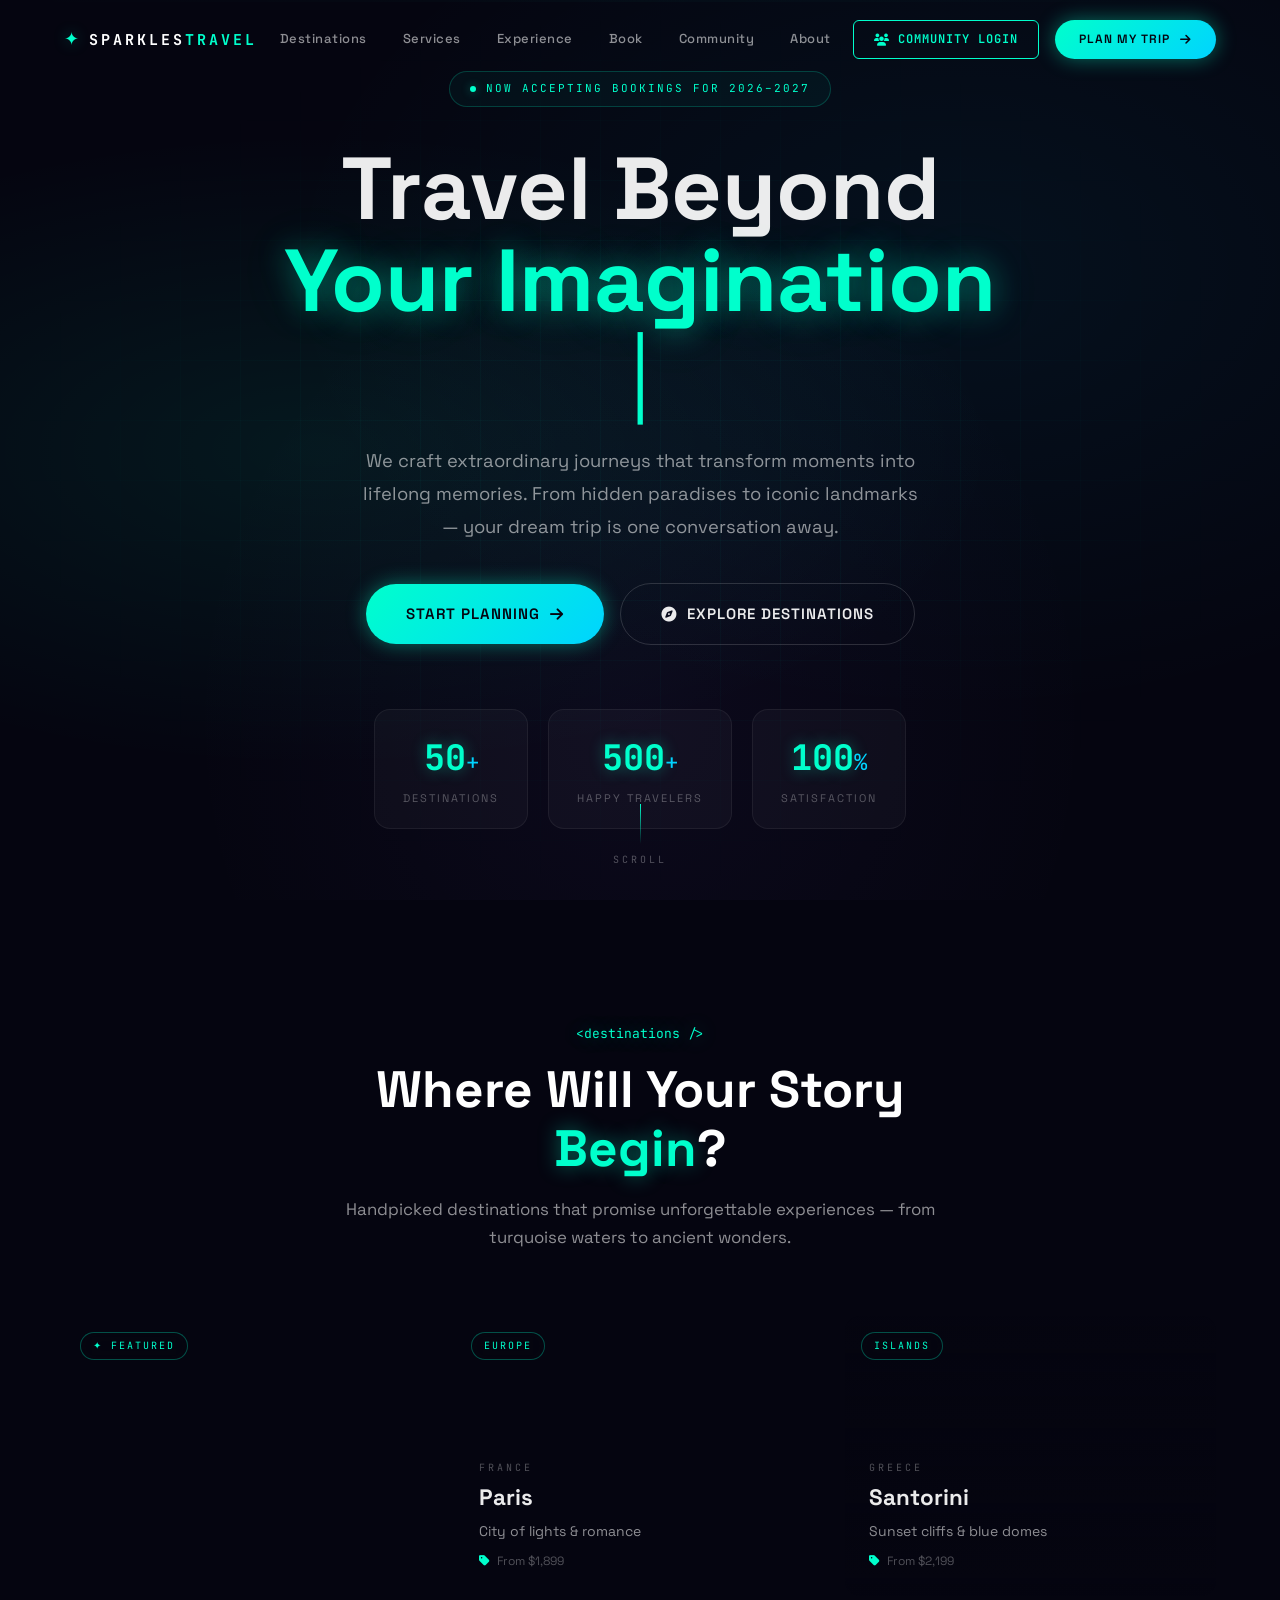
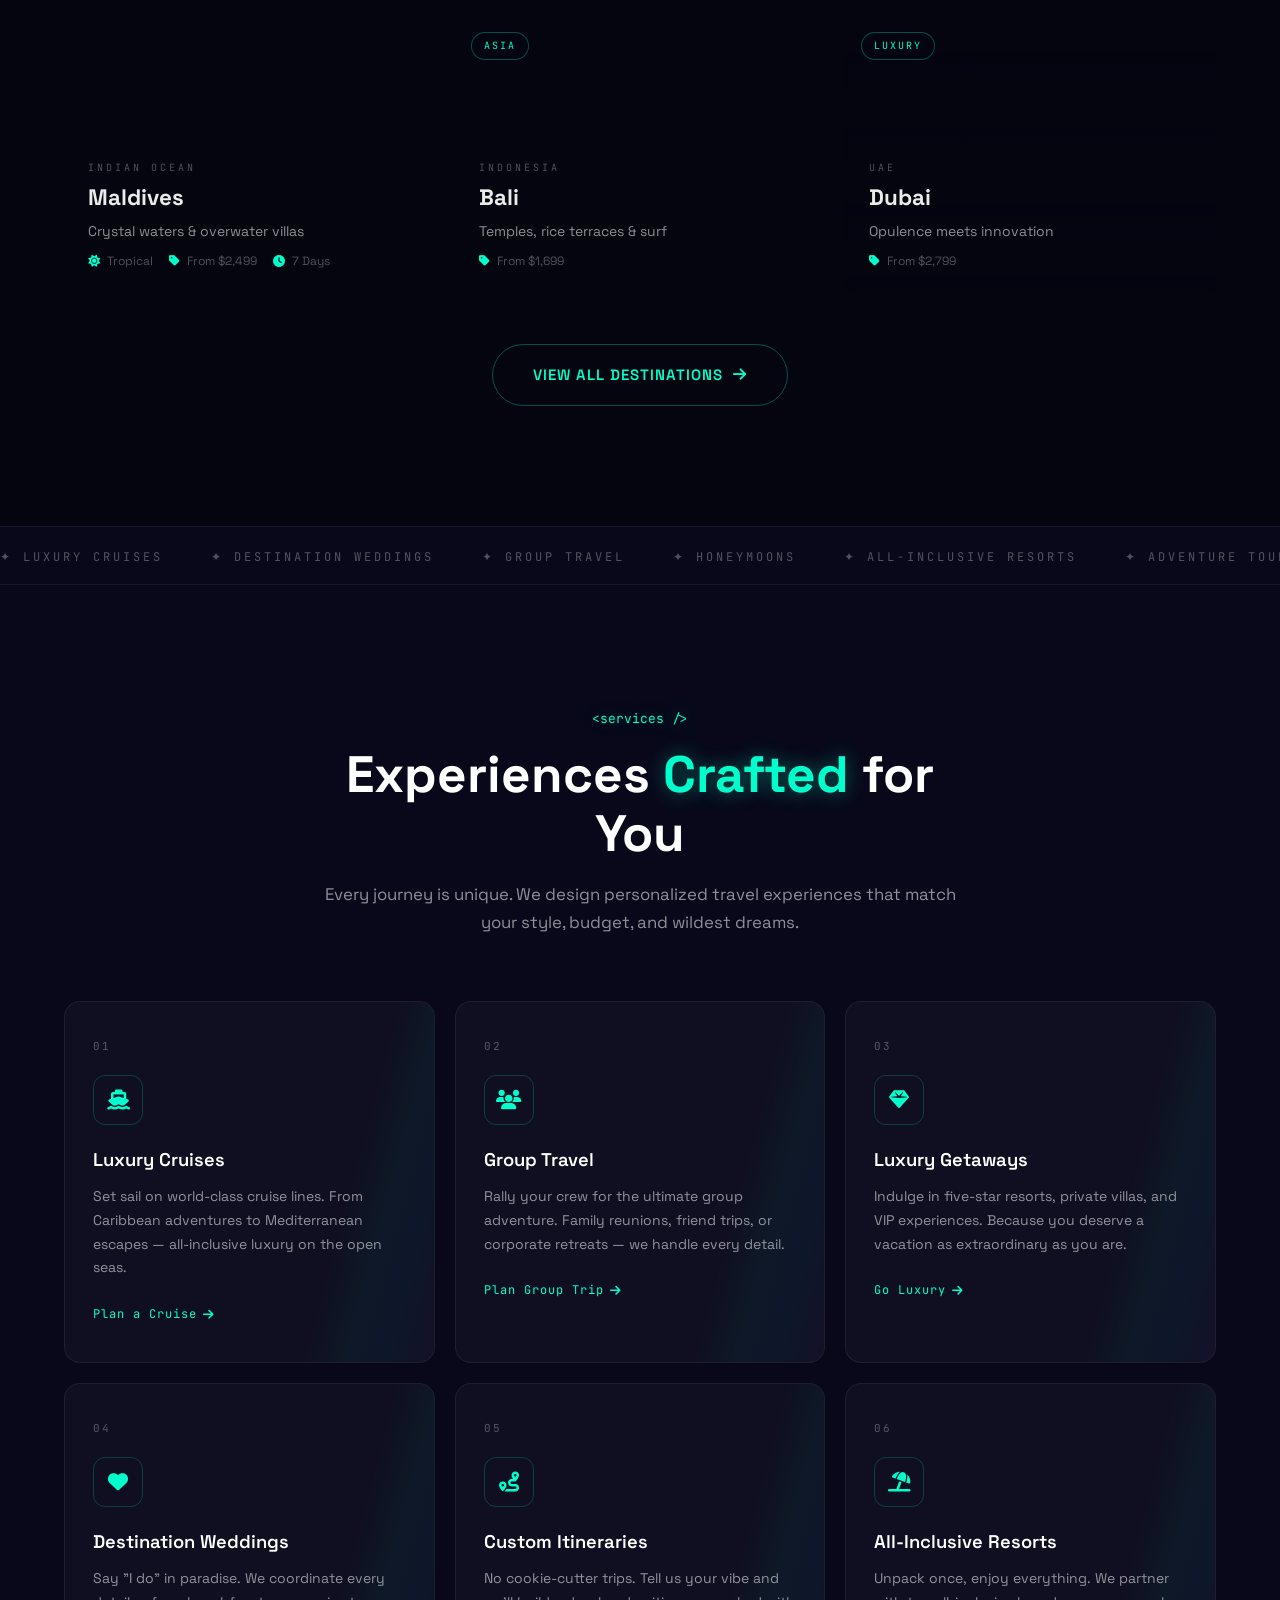
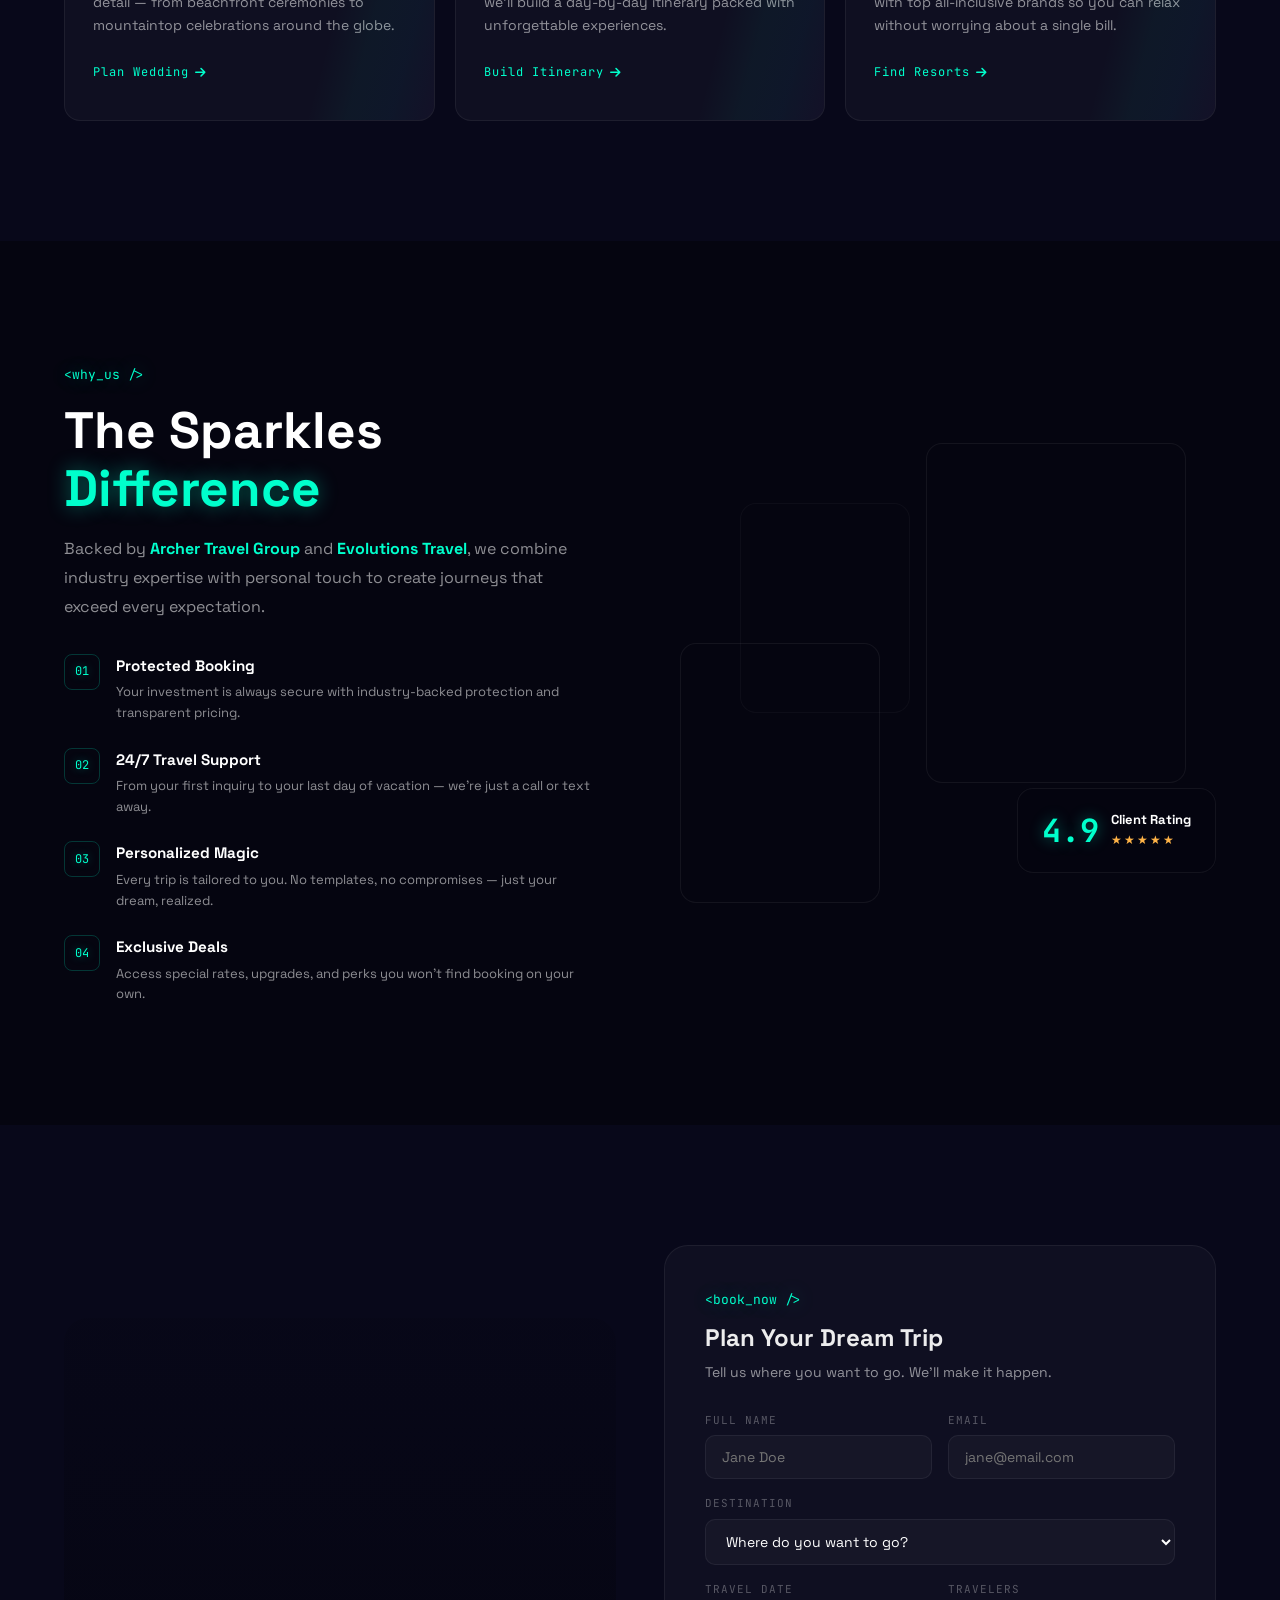
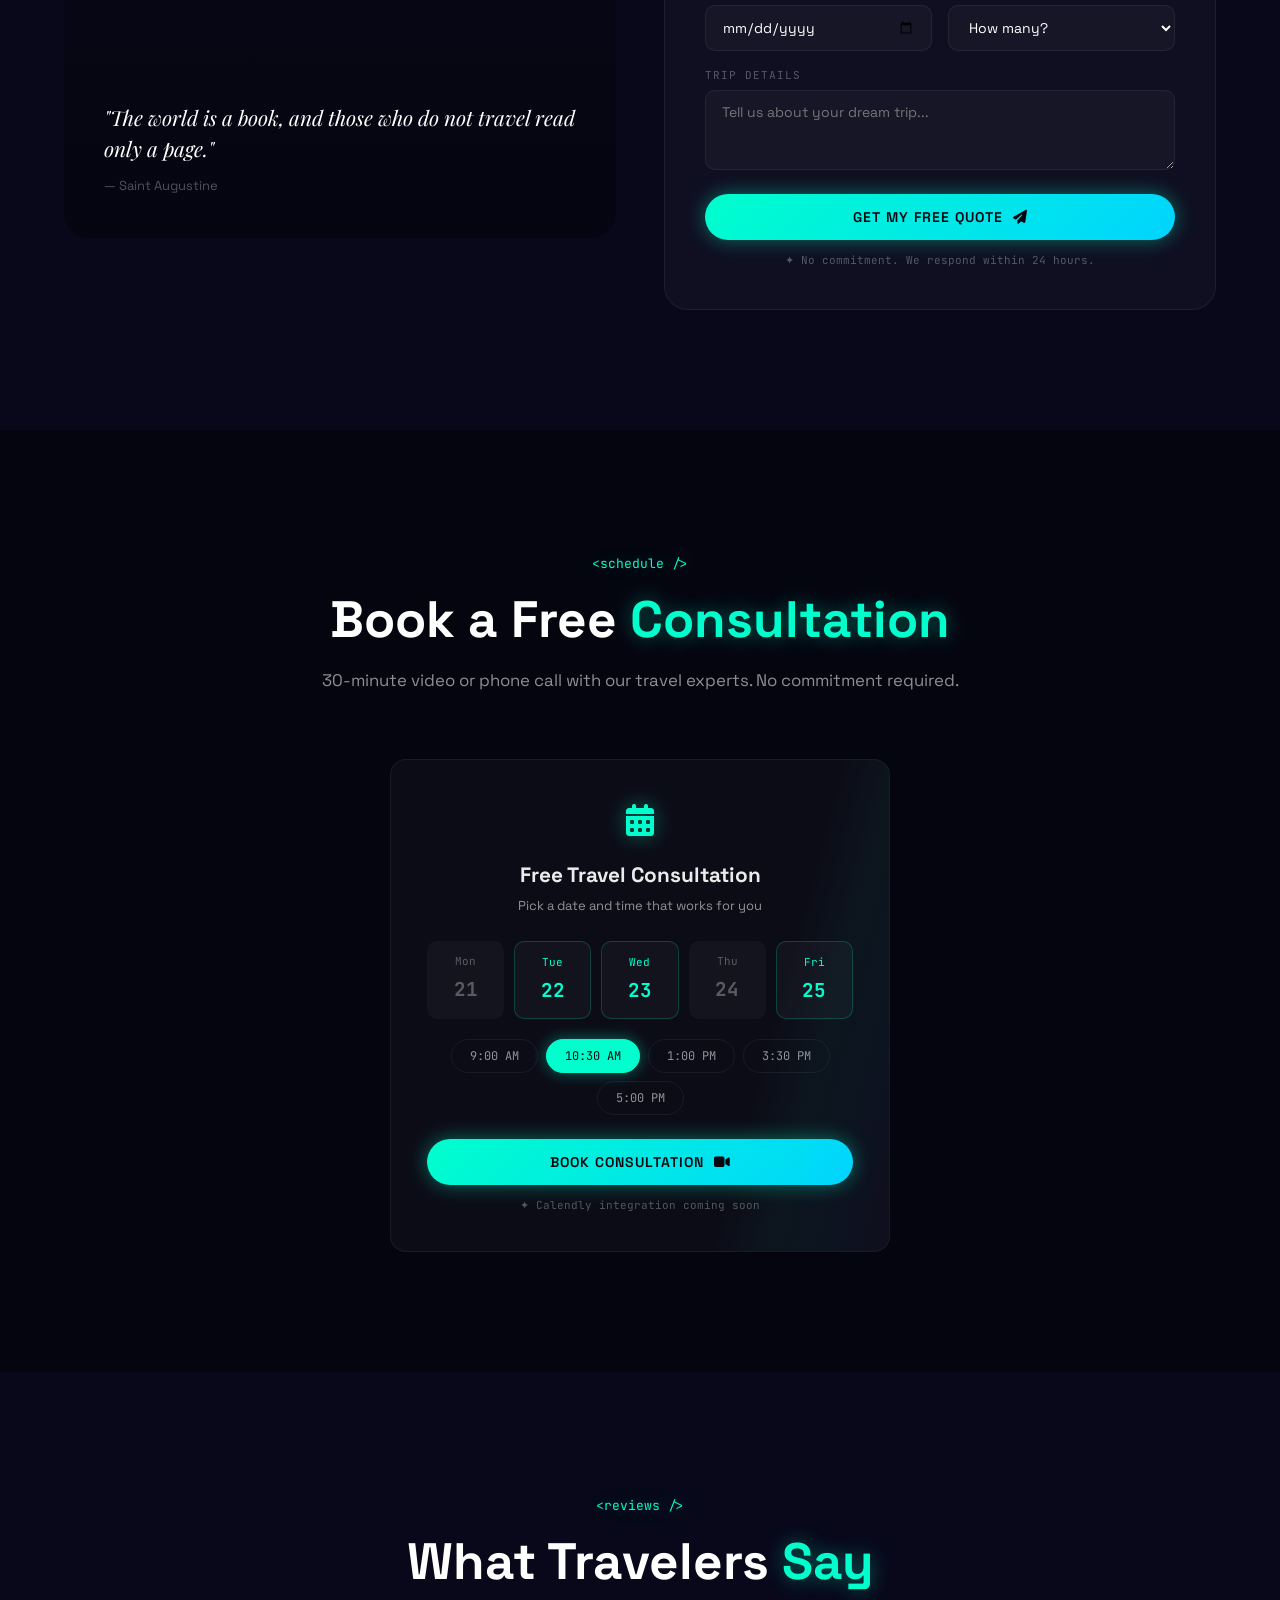
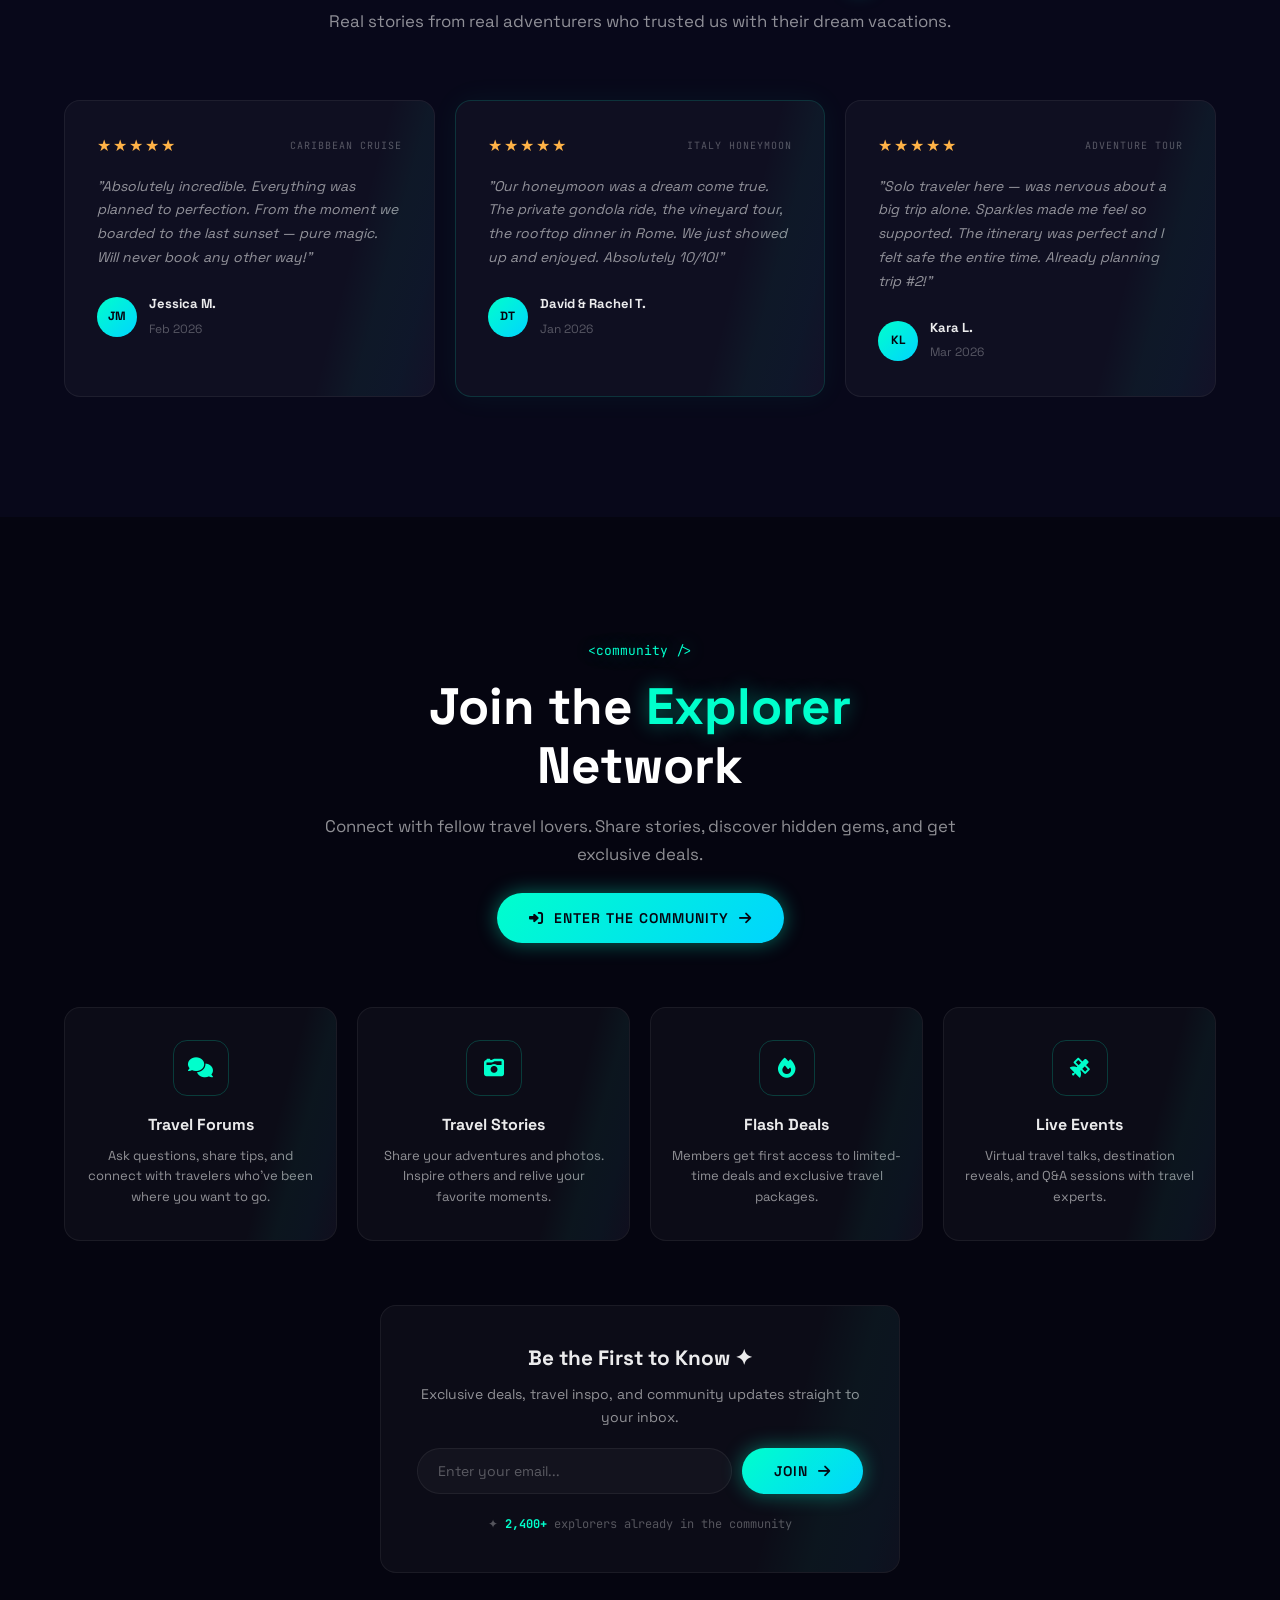
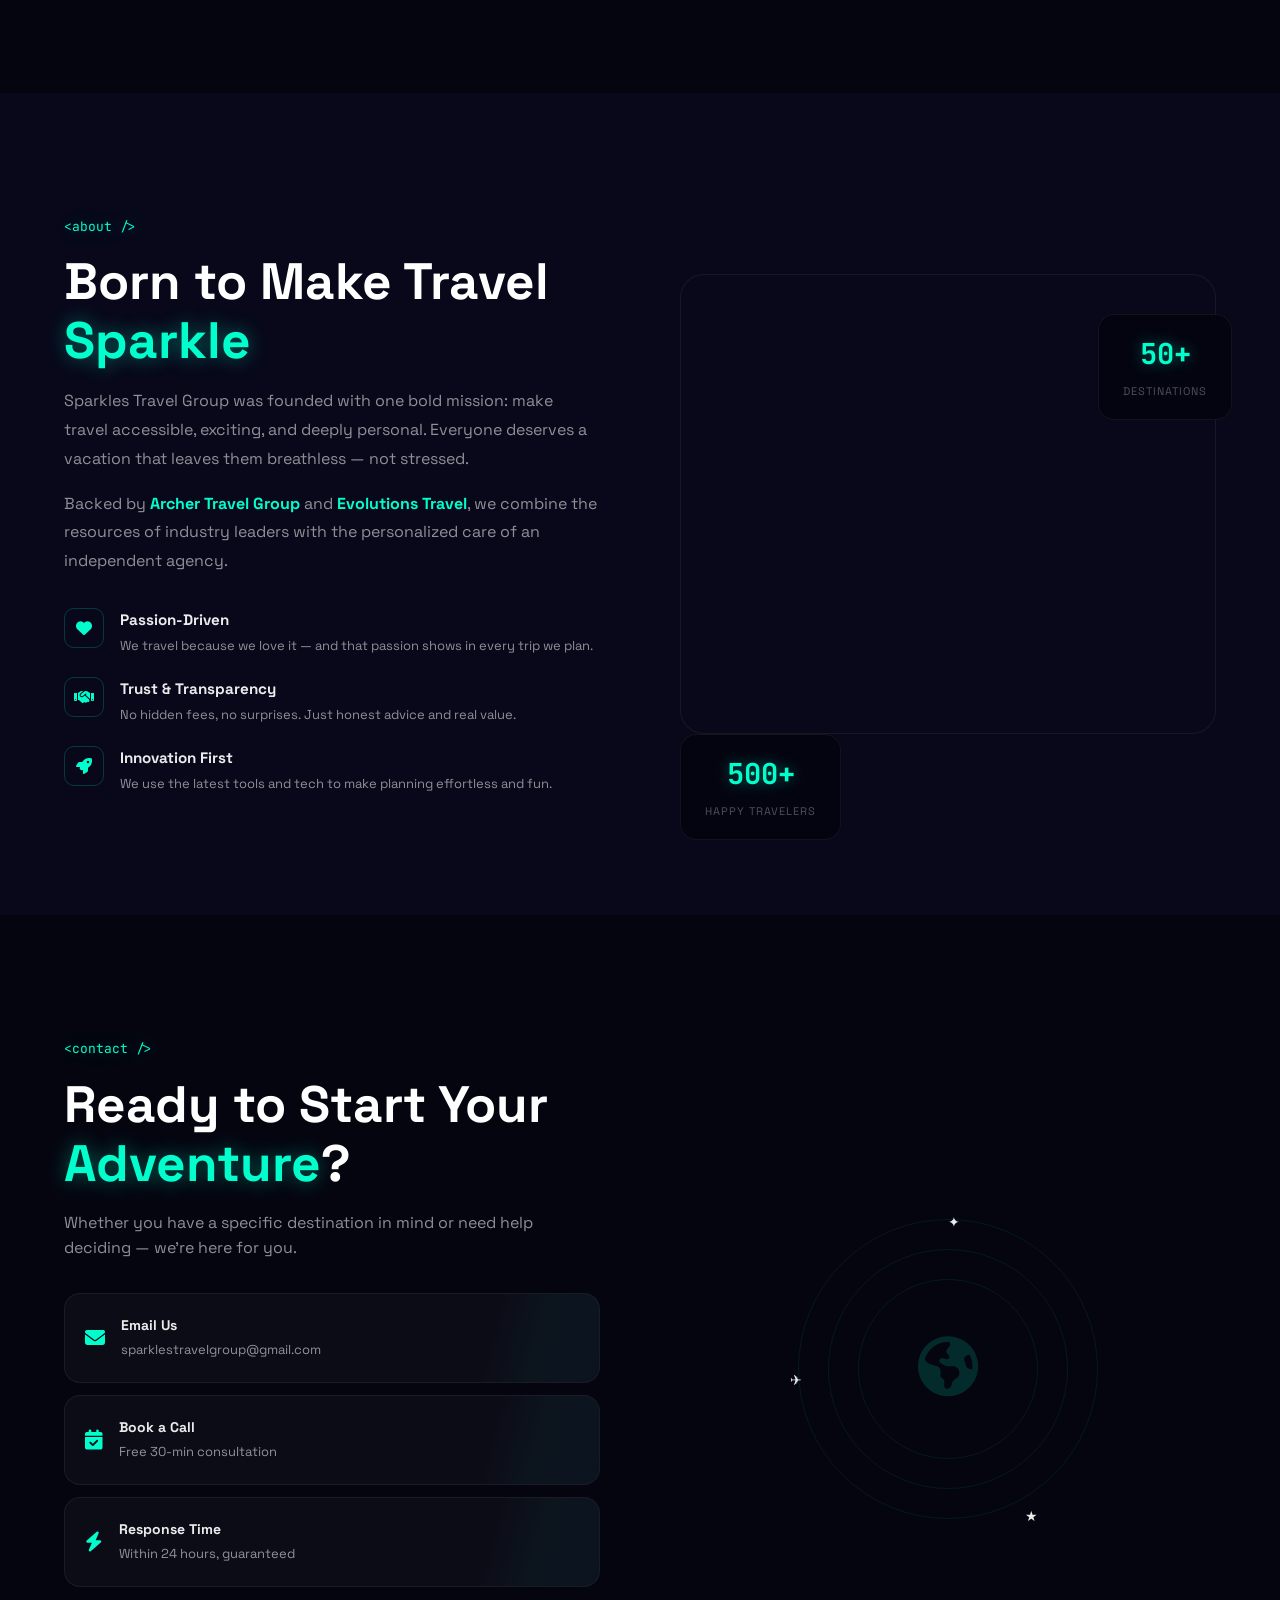
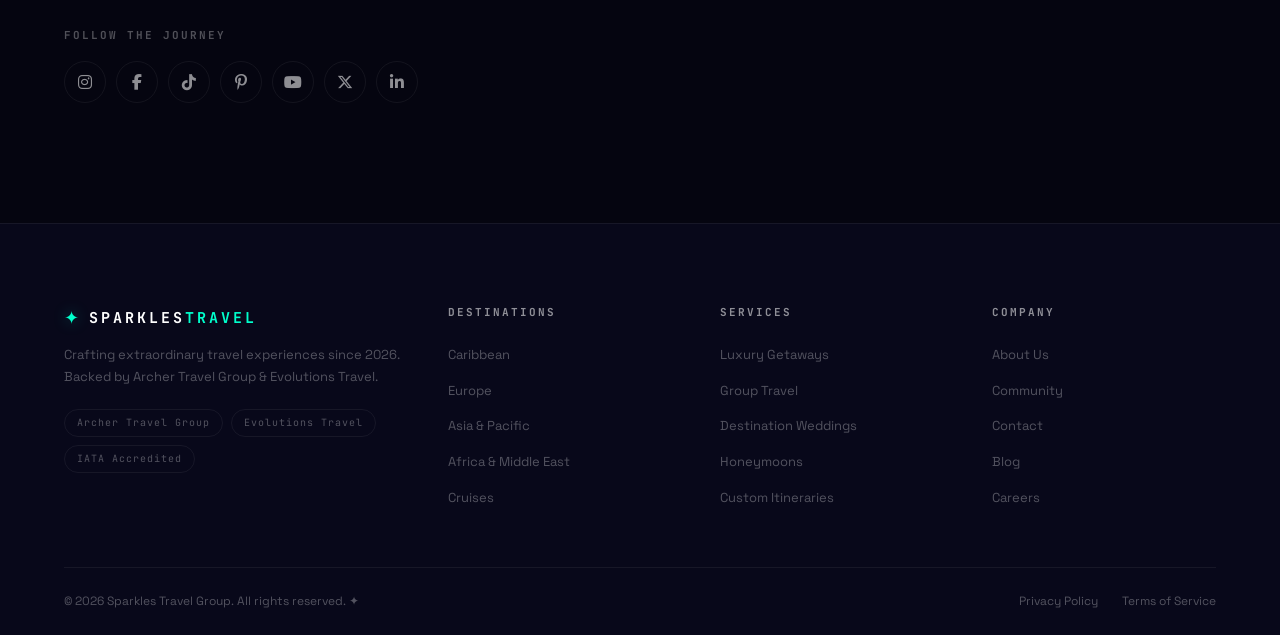
<file: index.html>
<!DOCTYPE html>
<html lang="en">
<head>
    <meta charset="UTF-8">
    <meta name="viewport" content="width=device-width, initial-scale=1.0">
    <title>Sparkles Travel Group — Your Journey, Elevated ✦</title>
    <meta name="description" content="Sparkles Travel Group — Luxury travel, cruises, destination weddings & custom itineraries. Let us turn your dream vacation into reality.">
    
    <link rel="preconnect" href="https://fonts.googleapis.com">
    <link rel="preconnect" href="https://fonts.gstatic.com" crossorigin>
    <link href="https://fonts.googleapis.com/css2?family=Space+Grotesk:wght@300;400;500;600;700&family=Playfair+Display:ital,wght@0,600;0,700;1,400&family=JetBrains+Mono:wght@400;500;700&display=swap" rel="stylesheet">
    <link rel="stylesheet" href="https://cdnjs.cloudflare.com/ajax/libs/font-awesome/6.5.1/css/all.min.css">
    <link rel="stylesheet" href="css/style.css">
</head>
<body>

    <!-- Preloader -->
    <div id="preloader">
        <div class="loader">
            <div class="loader-hex">
                <svg viewBox="0 0 100 100" width="60" height="60">
                    <polygon points="50 5, 93 25, 93 75, 50 95, 7 75, 7 25" fill="none" stroke="url(#loaderGrad)" stroke-width="2" stroke-dasharray="300" stroke-dashoffset="300">
                        <animate attributeName="stroke-dashoffset" from="300" to="0" dur="1.5s" repeatCount="indefinite"/>
                    </polygon>
                    <defs><linearGradient id="loaderGrad" x1="0%" y1="0%" x2="100%" y2="100%"><stop offset="0%" stop-color="#00d4aa"/><stop offset="100%" stop-color="#00c9ff"/></linearGradient></defs>
                </svg>
                <span class="loader-sparkle">✦</span>
            </div>
            <p>SPARKLES TRAVEL</p>
            <span class="loader-sub">Initializing your journey...</span>
        </div>
    </div>

    <!-- Cursor Glow -->
    <div id="cursor-glow"></div>

    <!-- Navigation -->
    <nav class="navbar" id="navbar">
        <div class="nav-container">
            <a href="#" class="nav-logo">
                <span class="logo-hex">✦</span>
                <span class="logo-text">SPARKLES<span class="logo-accent">TRAVEL</span></span>
            </a>
            <ul class="nav-menu" id="nav-menu">
                <li><a href="#destinations" class="nav-link"><span class="nav-link-text">Destinations</span></a></li>
                <li><a href="#services" class="nav-link"><span class="nav-link-text">Services</span></a></li>
                <li><a href="#experience" class="nav-link"><span class="nav-link-text">Experience</span></a></li>
                <li><a href="#booking" class="nav-link"><span class="nav-link-text">Book</span></a></li>
                <li><a href="#community" class="nav-link"><span class="nav-link-text">Community</span></a></li>
                <li><a href="#about" class="nav-link"><span class="nav-link-text">About</span></a></li>
            </ul>
            <div class="nav-actions">
                <a href="community/"  target="_blank" class="btn btn-ghost nav-community-login">
                    <i class="fas fa-users"></i>
                    <span>Community Login</span>
                </a>
                <a href="#booking" class="btn btn-neon nav-cta">
                    <span>Plan My Trip</span>
                    <i class="fas fa-arrow-right"></i>
                </a>
                <button class="nav-toggle" id="nav-toggle" aria-label="Toggle menu">
                    <span></span><span></span><span></span>
                </button>
            </div>
        </div>
    </nav>

    <!-- Hero -->
    <section class="hero" id="hero">
        <div class="hero-bg">
            <div class="grid-overlay"></div>
            <div class="hero-gradient-mesh"></div>
            <div class="hero-particles" id="particles"></div>
            <div class="scan-line"></div>
        </div>

        <div class="hero-content">
            <div class="hero-badge">
                <span class="badge-dot"></span>
                <span class="badge-text">NOW ACCEPTING BOOKINGS FOR 2026–2027</span>
            </div>
            
            <h1 class="hero-title">
                <span class="title-line">Travel Beyond</span>
                <span class="title-line title-glow" id="typed-text"></span>
                <span class="type-cursor">|</span>
            </h1>
            
            <p class="hero-subtitle">
                We craft extraordinary journeys that transform moments into lifelong memories. 
                From hidden paradises to iconic landmarks — your dream trip is one conversation away.
            </p>

            <div class="hero-cta">
                <a href="#booking" class="btn btn-neon btn-lg">
                    <span>Start Planning</span>
                    <i class="fas fa-arrow-right"></i>
                </a>
                <a href="#destinations" class="btn btn-ghost btn-lg">
                    <i class="fas fa-compass"></i>
                    <span>Explore Destinations</span>
                </a>
            </div>

            <div class="hero-stats">
                <div class="stat-card">
                    <span class="stat-number" data-count="50">0</span><span class="stat-suffix">+</span>
                    <span class="stat-label">Destinations</span>
                </div>
                <div class="stat-card">
                    <span class="stat-number" data-count="500">0</span><span class="stat-suffix">+</span>
                    <span class="stat-label">Happy Travelers</span>
                </div>
                <div class="stat-card">
                    <span class="stat-number" data-count="100">0</span><span class="stat-suffix">%</span>
                    <span class="stat-label">Satisfaction</span>
                </div>
            </div>
        </div>

        <div class="hero-scroll">
            <a href="#destinations">
                <div class="scroll-line"></div>
                <span>SCROLL</span>
            </a>
        </div>
    </section>

    <!-- Destinations -->
    <section class="destinations" id="destinations">
        <div class="container">
            <div class="section-header">
                <span class="section-tag">&lt;destinations /&gt;</span>
                <h2 class="section-title">Where Will Your Story <span class="text-glow">Begin</span>?</h2>
                <p class="section-desc">Handpicked destinations that promise unforgettable experiences — from turquoise waters to ancient wonders.</p>
            </div>

            <div class="destinations-grid">
                <div class="dest-card dest-featured">
                    <div class="dest-image" style="background-image: url('https://images.unsplash.com/photo-1580541631950-7282082b02f6?w=800&q=80')">
                        <div class="dest-overlay">
                            <span class="dest-tag">✦ FEATURED</span>
                            <div class="dest-info">
                                <span class="dest-region">INDIAN OCEAN</span>
                                <h3>Maldives</h3>
                                <p>Crystal waters & overwater villas</p>
                                <div class="dest-meta">
                                    <span><i class="fas fa-sun"></i> Tropical</span>
                                    <span><i class="fas fa-tag"></i> From $2,499</span>
                                    <span><i class="fas fa-clock"></i> 7 Days</span>
                                </div>
                            </div>
                            <a href="#booking" class="btn btn-neon btn-sm">Explore →</a>
                        </div>
                        <div class="card-border-glow"></div>
                    </div>
                </div>

                <div class="dest-card">
                    <div class="dest-image" style="background-image: url('https://images.unsplash.com/photo-1502602898657-3e91760cbb34?w=600&q=80')">
                        <div class="dest-overlay">
                            <span class="dest-tag">EUROPE</span>
                            <div class="dest-info">
                                <span class="dest-region">FRANCE</span>
                                <h3>Paris</h3>
                                <p>City of lights & romance</p>
                                <div class="dest-meta"><span><i class="fas fa-tag"></i> From $1,899</span></div>
                            </div>
                            <a href="#booking" class="btn btn-neon btn-sm">Explore →</a>
                        </div>
                        <div class="card-border-glow"></div>
                    </div>
                </div>

                <div class="dest-card">
                    <div class="dest-image" style="background-image: url('https://images.unsplash.com/photo-1570077188670-e3a8d69ac5ff?w=600&q=80')">
                        <div class="dest-overlay">
                            <span class="dest-tag">ISLANDS</span>
                            <div class="dest-info">
                                <span class="dest-region">GREECE</span>
                                <h3>Santorini</h3>
                                <p>Sunset cliffs & blue domes</p>
                                <div class="dest-meta"><span><i class="fas fa-tag"></i> From $2,199</span></div>
                            </div>
                            <a href="#booking" class="btn btn-neon btn-sm">Explore →</a>
                        </div>
                        <div class="card-border-glow"></div>
                    </div>
                </div>

                <div class="dest-card">
                    <div class="dest-image" style="background-image: url('https://images.unsplash.com/photo-1537996194471-e657df975ab4?w=600&q=80')">
                        <div class="dest-overlay">
                            <span class="dest-tag">ASIA</span>
                            <div class="dest-info">
                                <span class="dest-region">INDONESIA</span>
                                <h3>Bali</h3>
                                <p>Temples, rice terraces & surf</p>
                                <div class="dest-meta"><span><i class="fas fa-tag"></i> From $1,699</span></div>
                            </div>
                            <a href="#booking" class="btn btn-neon btn-sm">Explore →</a>
                        </div>
                        <div class="card-border-glow"></div>
                    </div>
                </div>

                <div class="dest-card">
                    <div class="dest-image" style="background-image: url('https://images.unsplash.com/photo-1512453979798-5ea266f8880c?w=600&q=80')">
                        <div class="dest-overlay">
                            <span class="dest-tag">LUXURY</span>
                            <div class="dest-info">
                                <span class="dest-region">UAE</span>
                                <h3>Dubai</h3>
                                <p>Opulence meets innovation</p>
                                <div class="dest-meta"><span><i class="fas fa-tag"></i> From $2,799</span></div>
                            </div>
                            <a href="#booking" class="btn btn-neon btn-sm">Explore →</a>
                        </div>
                        <div class="card-border-glow"></div>
                    </div>
                </div>
            </div>

            <div class="section-cta">
                <a href="#booking" class="btn btn-outline-glow btn-lg">View All Destinations <i class="fas fa-arrow-right"></i></a>
            </div>
        </div>
    </section>

    <!-- Marquee -->
    <section class="marquee-section">
        <div class="marquee">
            <div class="marquee-track">
                <span>✦ LUXURY CRUISES</span><span>✦ DESTINATION WEDDINGS</span>
                <span>✦ GROUP TRAVEL</span><span>✦ HONEYMOONS</span>
                <span>✦ ALL-INCLUSIVE RESORTS</span><span>✦ ADVENTURE TOURS</span>
                <span>✦ CUSTOM ITINERARIES</span><span>✦ LUXURY CRUISES</span>
                <span>✦ DESTINATION WEDDINGS</span><span>✦ GROUP TRAVEL</span>
                <span>✦ HONEYMOONS</span><span>✦ ALL-INCLUSIVE RESORTS</span>
                <span>✦ ADVENTURE TOURS</span><span>✦ CUSTOM ITINERARIES</span>
            </div>
        </div>
    </section>

    <!-- Services -->
    <section class="services" id="services">
        <div class="container">
            <div class="section-header">
                <span class="section-tag">&lt;services /&gt;</span>
                <h2 class="section-title">Experiences <span class="text-glow">Crafted</span> for You</h2>
                <p class="section-desc">Every journey is unique. We design personalized travel experiences that match your style, budget, and wildest dreams.</p>
            </div>

            <div class="services-grid">
                <div class="service-card holo-card">
                    <div class="holo-shine"></div>
                    <div class="service-number">01</div>
                    <div class="service-icon"><i class="fas fa-ship"></i></div>
                    <h3>Luxury Cruises</h3>
                    <p>Set sail on world-class cruise lines. From Caribbean adventures to Mediterranean escapes — all-inclusive luxury on the open seas.</p>
                    <a href="#booking" class="service-link">Plan a Cruise <i class="fas fa-arrow-right"></i></a>
                </div>

                <div class="service-card holo-card">
                    <div class="holo-shine"></div>
                    <div class="service-number">02</div>
                    <div class="service-icon"><i class="fas fa-users"></i></div>
                    <h3>Group Travel</h3>
                    <p>Rally your crew for the ultimate group adventure. Family reunions, friend trips, or corporate retreats — we handle every detail.</p>
                    <a href="#booking" class="service-link">Plan Group Trip <i class="fas fa-arrow-right"></i></a>
                </div>

                <div class="service-card holo-card">
                    <div class="holo-shine"></div>
                    <div class="service-number">03</div>
                    <div class="service-icon"><i class="fas fa-gem"></i></div>
                    <h3>Luxury Getaways</h3>
                    <p>Indulge in five-star resorts, private villas, and VIP experiences. Because you deserve a vacation as extraordinary as you are.</p>
                    <a href="#booking" class="service-link">Go Luxury <i class="fas fa-arrow-right"></i></a>
                </div>

                <div class="service-card holo-card">
                    <div class="holo-shine"></div>
                    <div class="service-number">04</div>
                    <div class="service-icon"><i class="fas fa-heart"></i></div>
                    <h3>Destination Weddings</h3>
                    <p>Say "I do" in paradise. We coordinate every detail — from beachfront ceremonies to mountaintop celebrations around the globe.</p>
                    <a href="#booking" class="service-link">Plan Wedding <i class="fas fa-arrow-right"></i></a>
                </div>

                <div class="service-card holo-card">
                    <div class="holo-shine"></div>
                    <div class="service-number">05</div>
                    <div class="service-icon"><i class="fas fa-route"></i></div>
                    <h3>Custom Itineraries</h3>
                    <p>No cookie-cutter trips. Tell us your vibe and we'll build a day-by-day itinerary packed with unforgettable experiences.</p>
                    <a href="#booking" class="service-link">Build Itinerary <i class="fas fa-arrow-right"></i></a>
                </div>

                <div class="service-card holo-card">
                    <div class="holo-shine"></div>
                    <div class="service-number">06</div>
                    <div class="service-icon"><i class="fas fa-umbrella-beach"></i></div>
                    <h3>All-Inclusive Resorts</h3>
                    <p>Unpack once, enjoy everything. We partner with top all-inclusive brands so you can relax without worrying about a single bill.</p>
                    <a href="#booking" class="service-link">Find Resorts <i class="fas fa-arrow-right"></i></a>
                </div>
            </div>
        </div>
    </section>

    <!-- Experience / Why Us -->
    <section class="experience" id="experience">
        <div class="container">
            <div class="experience-grid">
                <div class="experience-content">
                    <span class="section-tag">&lt;why_us /&gt;</span>
                    <h2 class="section-title">The Sparkles <span class="text-glow">Difference</span></h2>
                    <p class="experience-text">Backed by <strong>Archer Travel Group</strong> and <strong>Evolutions Travel</strong>, we combine industry expertise with personal touch to create journeys that exceed every expectation.</p>
                    
                    <div class="experience-features">
                        <div class="exp-feature">
                            <div class="exp-number">01</div>
                            <div>
                                <h4>Protected Booking</h4>
                                <p>Your investment is always secure with industry-backed protection and transparent pricing.</p>
                            </div>
                        </div>
                        <div class="exp-feature">
                            <div class="exp-number">02</div>
                            <div>
                                <h4>24/7 Travel Support</h4>
                                <p>From your first inquiry to your last day of vacation — we're just a call or text away.</p>
                            </div>
                        </div>
                        <div class="exp-feature">
                            <div class="exp-number">03</div>
                            <div>
                                <h4>Personalized Magic</h4>
                                <p>Every trip is tailored to you. No templates, no compromises — just your dream, realized.</p>
                            </div>
                        </div>
                        <div class="exp-feature">
                            <div class="exp-number">04</div>
                            <div>
                                <h4>Exclusive Deals</h4>
                                <p>Access special rates, upgrades, and perks you won't find booking on your own.</p>
                            </div>
                        </div>
                    </div>
                </div>

                <div class="experience-visual">
                    <div class="exp-image-stack">
                        <div class="exp-img exp-img-1" style="background-image: url('https://images.unsplash.com/photo-1520250497591-112f2f40a3f4?w=500&q=80')"></div>
                        <div class="exp-img exp-img-2" style="background-image: url('https://images.unsplash.com/photo-1507525428034-b723cf961d3e?w=500&q=80')"></div>
                        <div class="exp-img exp-img-3" style="background-image: url('https://images.unsplash.com/photo-1476514525535-07fb3b4ae5f1?w=500&q=80')"></div>
                    </div>
                    <div class="exp-float-card">
                        <div class="exp-rating">4.9</div>
                        <div>
                            <strong>Client Rating</strong>
                            <div class="mini-stars">★★★★★</div>
                        </div>
                    </div>
                </div>
            </div>
        </div>
    </section>

    <!-- Booking -->
    <section class="booking" id="booking">
        <div class="container">
            <div class="booking-wrapper">
                <div class="booking-visual">
                    <div class="booking-image" style="background-image: url('https://images.unsplash.com/photo-1506929562872-bb421503ef21?w=600&q=80')">
                        <div class="booking-overlay">
                            <blockquote>
                                <p>"The world is a book, and those who do not travel read only a page."</p>
                                <cite>— Saint Augustine</cite>
                            </blockquote>
                        </div>
                        <div class="card-border-glow"></div>
                    </div>
                </div>

                <div class="booking-form-wrapper">
                    <div class="form-header">
                        <span class="section-tag">&lt;book_now /&gt;</span>
                        <h3>Plan Your Dream Trip</h3>
                        <p>Tell us where you want to go. We'll make it happen.</p>
                    </div>
                    
                    <form id="booking-form" class="booking-form">
                        <div class="form-row">
                            <div class="form-group">
                                <label for="name">Full Name</label>
                                <input type="text" id="name" required placeholder="Jane Doe">
                            </div>
                            <div class="form-group">
                                <label for="email">Email</label>
                                <input type="email" id="email" required placeholder="jane@email.com">
                            </div>
                        </div>

                        <div class="form-group">
                            <label for="destination">Destination</label>
                            <select id="destination" required>
                                <option value="" disabled selected>Where do you want to go?</option>
                                <option>Caribbean & Islands</option>
                                <option>Europe</option>
                                <option>Asia & Pacific</option>
                                <option>Africa & Middle East</option>
                                <option>Central & South America</option>
                                <option>Cruises</option>
                                <option>Honeymoon</option>
                                <option>Destination Wedding</option>
                                <option>All-Inclusive Resort</option>
                                <option>I Need Help Deciding!</option>
                            </select>
                        </div>

                        <div class="form-row">
                            <div class="form-group">
                                <label for="travel-date">Travel Date</label>
                                <input type="date" id="travel-date" required>
                            </div>
                            <div class="form-group">
                                <label for="travelers">Travelers</label>
                                <select id="travelers" required>
                                    <option value="" disabled selected>How many?</option>
                                    <option>1 Traveler</option>
                                    <option>2 Travelers</option>
                                    <option>3-4 Travelers</option>
                                    <option>5-8 Travelers</option>
                                    <option>9+ Group</option>
                                </select>
                            </div>
                        </div>

                        <div class="form-group">
                            <label for="notes">Trip Details</label>
                            <textarea id="notes" rows="3" placeholder="Tell us about your dream trip..."></textarea>
                        </div>

                        <button type="submit" class="btn btn-neon btn-full">
                            <span>Get My Free Quote</span>
                            <i class="fas fa-paper-plane"></i>
                        </button>
                        <p class="form-note">✦ No commitment. We respond within 24 hours.</p>
                    </form>
                </div>
            </div>
        </div>
    </section>

    <!-- Appointment -->
    <section class="appointment" id="appointment">
        <div class="container">
            <div class="section-header">
                <span class="section-tag">&lt;schedule /&gt;</span>
                <h2 class="section-title">Book a Free <span class="text-glow">Consultation</span></h2>
                <p class="section-desc">30-minute video or phone call with our travel experts. No commitment required.</p>
            </div>

            <div class="calendar-wrapper">
                <div class="calendar-card holo-card">
                    <div class="holo-shine"></div>
                    <div class="calendar-header-mock">
                        <div class="cal-icon"><i class="fas fa-calendar-alt"></i></div>
                        <h3>Free Travel Consultation</h3>
                        <p>Pick a date and time that works for you</p>
                    </div>

                    <div class="calendar-grid-mock">
                        <div class="calendar-day">Mon<span>21</span></div>
                        <div class="calendar-day available">Tue<span>22</span></div>
                        <div class="calendar-day available">Wed<span>23</span></div>
                        <div class="calendar-day">Thu<span>24</span></div>
                        <div class="calendar-day available">Fri<span>25</span></div>
                    </div>

                    <div class="calendar-times">
                        <button class="time-slot">9:00 AM</button>
                        <button class="time-slot active">10:30 AM</button>
                        <button class="time-slot">1:00 PM</button>
                        <button class="time-slot">3:30 PM</button>
                        <button class="time-slot">5:00 PM</button>
                    </div>

                    <button class="btn btn-neon btn-full">
                        <span>Book Consultation</span>
                        <i class="fas fa-video"></i>
                    </button>
                    <p class="form-note">✦ Calendly integration coming soon</p>
                </div>
            </div>
        </div>
    </section>

    <!-- Testimonials -->
    <section class="testimonials" id="testimonials">
        <div class="container">
            <div class="section-header">
                <span class="section-tag">&lt;reviews /&gt;</span>
                <h2 class="section-title">What Travelers <span class="text-glow">Say</span></h2>
                <p class="section-desc">Real stories from real adventurers who trusted us with their dream vacations.</p>
            </div>

            <div class="testimonials-grid">
                <div class="testimonial-card holo-card">
                    <div class="holo-shine"></div>
                    <div class="testimonial-top">
                        <div class="stars">★★★★★</div>
                        <span class="testimonial-trip">Caribbean Cruise</span>
                    </div>
                    <p>"Absolutely incredible. Everything was planned to perfection. From the moment we boarded to the last sunset — pure magic. Will never book any other way!"</p>
                    <div class="testimonial-author">
                        <div class="author-avatar">JM</div>
                        <div><strong>Jessica M.</strong><span>Feb 2026</span></div>
                    </div>
                </div>

                <div class="testimonial-card holo-card featured-testimonial">
                    <div class="holo-shine"></div>
                    <div class="testimonial-top">
                        <div class="stars">★★★★★</div>
                        <span class="testimonial-trip">Italy Honeymoon</span>
                    </div>
                    <p>"Our honeymoon was a dream come true. The private gondola ride, the vineyard tour, the rooftop dinner in Rome. We just showed up and enjoyed. Absolutely 10/10!"</p>
                    <div class="testimonial-author">
                        <div class="author-avatar">DT</div>
                        <div><strong>David & Rachel T.</strong><span>Jan 2026</span></div>
                    </div>
                </div>

                <div class="testimonial-card holo-card">
                    <div class="holo-shine"></div>
                    <div class="testimonial-top">
                        <div class="stars">★★★★★</div>
                        <span class="testimonial-trip">Adventure Tour</span>
                    </div>
                    <p>"Solo traveler here — was nervous about a big trip alone. Sparkles made me feel so supported. The itinerary was perfect and I felt safe the entire time. Already planning trip #2!"</p>
                    <div class="testimonial-author">
                        <div class="author-avatar">KL</div>
                        <div><strong>Kara L.</strong><span>Mar 2026</span></div>
                    </div>
                </div>
            </div>
        </div>
    </section>

    <!-- Community -->
    <section class="community" id="community">
        <div class="container">
            <div class="section-header">
                <span class="section-tag">&lt;community /&gt;</span>
                <h2 class="section-title">Join the <span class="text-glow">Explorer</span> Network</h2>
                <p class="section-desc">Connect with fellow travel lovers. Share stories, discover hidden gems, and get exclusive deals.</p>
                <a href="community/"  target="_blank" class="btn btn-neon community-enter-btn" style="margin-top: 24px; display: inline-flex; align-items: center; gap: 10px; padding: 14px 32px; font-size: 14px;">
                    <i class="fas fa-sign-in-alt"></i>
                    <span>Enter the Community</span>
                    <i class="fas fa-arrow-right"></i>
                </a>
            </div>

            <div class="community-grid">
                <div class="community-card holo-card">
                    <div class="holo-shine"></div>
                    <div class="community-icon"><i class="fas fa-comments"></i></div>
                    <h3>Travel Forums</h3>
                    <p>Ask questions, share tips, and connect with travelers who've been where you want to go.</p>
                </div>
                <div class="community-card holo-card">
                    <div class="holo-shine"></div>
                    <div class="community-icon"><i class="fas fa-camera-retro"></i></div>
                    <h3>Travel Stories</h3>
                    <p>Share your adventures and photos. Inspire others and relive your favorite moments.</p>
                </div>
                <div class="community-card holo-card">
                    <div class="holo-shine"></div>
                    <div class="community-icon"><i class="fas fa-fire"></i></div>
                    <h3>Flash Deals</h3>
                    <p>Members get first access to limited-time deals and exclusive travel packages.</p>
                </div>
                <div class="community-card holo-card">
                    <div class="holo-shine"></div>
                    <div class="community-icon"><i class="fas fa-satellite"></i></div>
                    <h3>Live Events</h3>
                    <p>Virtual travel talks, destination reveals, and Q&A sessions with travel experts.</p>
                </div>
            </div>

            <div class="community-cta">
                <div class="signup-card holo-card">
                    <div class="holo-shine"></div>
                    <h3>Be the First to Know ✦</h3>
                    <p>Exclusive deals, travel inspo, and community updates straight to your inbox.</p>
                    <form class="signup-form">
                        <input type="email" placeholder="Enter your email..." required>
                        <button type="submit" class="btn btn-neon"><span>Join</span><i class="fas fa-arrow-right"></i></button>
                    </form>
                    <span class="signup-count">✦ <strong>2,400+</strong> explorers already in the community</span>
                </div>
            </div>
        </div>
    </section>

    <!-- About -->
    <section class="about" id="about">
        <div class="container">
            <div class="about-grid">
                <div class="about-content">
                    <span class="section-tag">&lt;about /&gt;</span>
                    <h2 class="section-title">Born to Make Travel <span class="text-glow">Sparkle</span></h2>
                    
                    <p class="about-text">Sparkles Travel Group was founded with one bold mission: make travel accessible, exciting, and deeply personal. Everyone deserves a vacation that leaves them breathless — not stressed.</p>
                    
                    <p class="about-text">Backed by <strong>Archer Travel Group</strong> and <strong>Evolutions Travel</strong>, we combine the resources of industry leaders with the personalized care of an independent agency.</p>

                    <div class="about-values">
                        <div class="value-item">
                            <div class="value-icon"><i class="fas fa-heart"></i></div>
                            <div>
                                <h4>Passion-Driven</h4>
                                <p>We travel because we love it — and that passion shows in every trip we plan.</p>
                            </div>
                        </div>
                        <div class="value-item">
                            <div class="value-icon"><i class="fas fa-handshake"></i></div>
                            <div>
                                <h4>Trust & Transparency</h4>
                                <p>No hidden fees, no surprises. Just honest advice and real value.</p>
                            </div>
                        </div>
                        <div class="value-item">
                            <div class="value-icon"><i class="fas fa-rocket"></i></div>
                            <div>
                                <h4>Innovation First</h4>
                                <p>We use the latest tools and tech to make planning effortless and fun.</p>
                            </div>
                        </div>
                    </div>
                </div>

                <div class="about-visual">
                    <div class="about-img" style="background-image: url('https://images.unsplash.com/photo-1469854523086-cc02fe5d8800?w=600&q=80')">
                        <div class="card-border-glow"></div>
                    </div>
                    <div class="about-stat-card">
                        <span class="stat-big">500+</span>
                        <span>Happy Travelers</span>
                    </div>
                    <div class="about-stat-card about-stat-2">
                        <span class="stat-big">50+</span>
                        <span>Destinations</span>
                    </div>
                </div>
            </div>
        </div>
    </section>

    <!-- Contact -->
    <section class="contact" id="contact">
        <div class="container">
            <div class="contact-grid">
                <div class="contact-info">
                    <span class="section-tag">&lt;contact /&gt;</span>
                    <h2 class="section-title">Ready to Start Your <span class="text-glow">Adventure</span>?</h2>
                    <p class="contact-desc">Whether you have a specific destination in mind or need help deciding — we're here for you.</p>

                    <div class="contact-methods">
                        <a href="mailto:sparklestravelgroup@gmail.com" class="contact-card holo-card">
                            <div class="holo-shine"></div>
                            <i class="fas fa-envelope"></i>
                            <div><strong>Email Us</strong><span>sparklestravelgroup@gmail.com</span></div>
                        </a>
                        <a href="#appointment" class="contact-card holo-card">
                            <div class="holo-shine"></div>
                            <i class="fas fa-calendar-check"></i>
                            <div><strong>Book a Call</strong><span>Free 30-min consultation</span></div>
                        </a>
                        <div class="contact-card holo-card">
                            <div class="holo-shine"></div>
                            <i class="fas fa-bolt"></i>
                            <div><strong>Response Time</strong><span>Within 24 hours, guaranteed</span></div>
                        </div>
                    </div>

                    <div class="social-links">
                        <h4>Follow the Journey</h4>
                        <div class="social-icons">
                            <a href="#" class="social-icon"><i class="fab fa-instagram"></i></a>
                            <a href="#" class="social-icon"><i class="fab fa-facebook-f"></i></a>
                            <a href="#" class="social-icon"><i class="fab fa-tiktok"></i></a>
                            <a href="#" class="social-icon"><i class="fab fa-pinterest-p"></i></a>
                            <a href="#" class="social-icon"><i class="fab fa-youtube"></i></a>
                            <a href="#" class="social-icon"><i class="fab fa-x-twitter"></i></a>
                            <a href="#" class="social-icon"><i class="fab fa-linkedin-in"></i></a>
                        </div>
                    </div>
                </div>

                <div class="contact-visual">
                    <div class="globe-wrap">
                        <div class="globe-ring ring-1"></div>
                        <div class="globe-ring ring-2"></div>
                        <div class="globe-ring ring-3"></div>
                        <div class="globe-center"><i class="fas fa-globe-americas"></i></div>
                        <div class="globe-dot dot-1">✈</div>
                        <div class="globe-dot dot-2">✦</div>
                        <div class="globe-dot dot-3">★</div>
                    </div>
                </div>
            </div>
        </div>
    </section>

    <!-- Footer -->
    <footer class="footer">
        <div class="container">
            <div class="footer-grid">
                <div class="footer-brand">
                    <a href="#" class="nav-logo footer-logo">
                        <span class="logo-hex">✦</span>
                        <span class="logo-text">SPARKLES<span class="logo-accent">TRAVEL</span></span>
                    </a>
                    <p>Crafting extraordinary travel experiences since 2026. Backed by Archer Travel Group & Evolutions Travel.</p>
                    <div class="footer-badges">
                        <span class="f-badge">Archer Travel Group</span>
                        <span class="f-badge">Evolutions Travel</span>
                        <span class="f-badge">IATA Accredited</span>
                    </div>
                </div>
                <div class="footer-links">
                    <h4>Destinations</h4>
                    <ul>
                        <li><a href="#">Caribbean</a></li>
                        <li><a href="#">Europe</a></li>
                        <li><a href="#">Asia & Pacific</a></li>
                        <li><a href="#">Africa & Middle East</a></li>
                        <li><a href="#">Cruises</a></li>
                    </ul>
                </div>
                <div class="footer-links">
                    <h4>Services</h4>
                    <ul>
                        <li><a href="#">Luxury Getaways</a></li>
                        <li><a href="#">Group Travel</a></li>
                        <li><a href="#">Destination Weddings</a></li>
                        <li><a href="#">Honeymoons</a></li>
                        <li><a href="#">Custom Itineraries</a></li>
                    </ul>
                </div>
                <div class="footer-links">
                    <h4>Company</h4>
                    <ul>
                        <li><a href="#about">About Us</a></li>
                        <li><a href="#community">Community</a></li>
                        <li><a href="#contact">Contact</a></li>
                        <li><a href="#">Blog</a></li>
                        <li><a href="#">Careers</a></li>
                    </ul>
                </div>
            </div>
            <div class="footer-bottom">
                <p>© 2026 Sparkles Travel Group. All rights reserved. ✦</p>
                <div class="footer-legal">
                    <a href="#">Privacy Policy</a>
                    <a href="#">Terms of Service</a>
                </div>
            </div>
        </div>
    </footer>

    <script src="js/main.js"></script>
</body>
</html>
</file>
<file: css/style.css>
/* ============================================
   SPARKLES TRAVEL GROUP — FUTURISTIC EDITION
   Sleek • Modern • Sci-Fi • Premium
   ============================================ */

:root {
    /* Core palette */
    --black: #050510;
    --navy: #08081a;
    --navy-light: #0e0e2c;
    --surface: #111133;
    --surface-light: #1a1a4a;

    /* Neon accents */
    --neon-teal: #00ffcc;
    --neon-cyan: #00d4ff;
    --neon-blue: #4d7fff;
    --neon-purple: #8b5cf6;
    --neon-pink: #ff4d8d;
    --neon-gold: #ffb347;

    /* Glow values */
    --glow-teal: rgba(0, 255, 204, 0.4);
    --glow-cyan: rgba(0, 212, 255, 0.3);
    --glow-purple: rgba(139, 92, 246, 0.3);

    /* Neutrals */
    --white: #ffffff;
    --text-primary: rgba(255, 255, 255, 0.92);
    --text-secondary: rgba(255, 255, 255, 0.55);
    --text-tertiary: rgba(255, 255, 255, 0.3);
    --border: rgba(255, 255, 255, 0.06);
    --border-hover: rgba(0, 255, 204, 0.3);

    /* For light sections */
    --light-bg: #f4f5f9;
    --light-surface: #ffffff;
    --dark-text: #0e0e2c;
    --dark-text-secondary: #555577;

    /* Gradients */
    --grad-neon: linear-gradient(135deg, var(--neon-teal), var(--neon-cyan));
    --grad-warm: linear-gradient(135deg, var(--neon-gold), var(--neon-pink));
    --grad-purple: linear-gradient(135deg, var(--neon-purple), var(--neon-cyan));

    /* Typography */
    --font-primary: 'Space Grotesk', -apple-system, sans-serif;
    --font-display: 'Playfair Display', Georgia, serif;
    --font-mono: 'JetBrains Mono', monospace;

    /* Layout */
    --max-width: 1200px;
    --section-pad: 120px 0;
    --radius: 16px;
    --radius-lg: 24px;

    --transition: all 0.3s cubic-bezier(0.4, 0, 0.2, 1);
}

/* ── Reset ── */
*, *::before, *::after { margin: 0; padding: 0; box-sizing: border-box; }
html { scroll-behavior: smooth; }
body {
    font-family: var(--font-primary);
    background: var(--black);
    color: var(--text-primary);
    line-height: 1.6;
    overflow-x: hidden;
    -webkit-font-smoothing: antialiased;
}
a { text-decoration: none; color: inherit; transition: var(--transition); }
img { max-width: 100%; }
.container { max-width: var(--max-width); margin: 0 auto; padding: 0 24px; }

/* ── Preloader ── */
#preloader {
    position: fixed; inset: 0; background: var(--black);
    display: flex; align-items: center; justify-content: center;
    z-index: 10000; transition: opacity 0.5s, visibility 0.5s;
}
#preloader.hidden { opacity: 0; visibility: hidden; }
.loader { text-align: center; }
.loader-hex { position: relative; margin: 0 auto 20px; width: 60px; height: 60px; }
.loader-sparkle {
    position: absolute; top: 50%; left: 50%; transform: translate(-50%, -50%);
    font-size: 18px; color: var(--neon-teal);
    animation: pulse-glow 1.5s ease-in-out infinite;
}
@keyframes pulse-glow {
    0%, 100% { opacity: 1; text-shadow: 0 0 10px var(--glow-teal); }
    50% { opacity: 0.5; text-shadow: 0 0 30px var(--glow-teal); }
}
.loader p { font-family: var(--font-mono); font-size: 12px; letter-spacing: 4px; color: var(--text-secondary); }
.loader-sub { display: block; font-size: 11px; color: var(--text-tertiary); margin-top: 4px; letter-spacing: 1px; }

/* ── Cursor Glow ── */
#cursor-glow {
    position: fixed; pointer-events: none; z-index: 9999;
    width: 300px; height: 300px; border-radius: 50%;
    background: radial-gradient(circle, rgba(0,255,204,0.06) 0%, transparent 70%);
    transform: translate(-50%, -50%);
    transition: opacity 0.3s;
    opacity: 0;
}

/* ── Holographic Card ── */
.holo-card {
    background: rgba(255,255,255,0.03);
    border: 1px solid var(--border);
    border-radius: var(--radius);
    position: relative; overflow: hidden;
    transition: var(--transition);
}
.holo-card:hover {
    border-color: var(--border-hover);
    box-shadow: 0 0 30px rgba(0,255,204,0.08), inset 0 0 30px rgba(0,255,204,0.02);
}
.holo-shine {
    position: absolute; inset: 0;
    background: linear-gradient(
        105deg,
        transparent 40%,
        rgba(0,255,204,0.04) 45%,
        rgba(0,212,255,0.04) 50%,
        rgba(139,92,246,0.03) 55%,
        transparent 60%
    );
    background-size: 200% 100%;
    animation: holo-sweep 4s ease-in-out infinite;
    pointer-events: none;
}
@keyframes holo-sweep {
    0% { background-position: 200% 0; }
    100% { background-position: -200% 0; }
}
.card-border-glow {
    position: absolute; inset: 0; border-radius: inherit;
    padding: 1px; pointer-events: none;
    background: linear-gradient(135deg, var(--neon-teal), transparent 40%, transparent 60%, var(--neon-cyan));
    -webkit-mask: linear-gradient(#fff 0 0) content-box, linear-gradient(#fff 0 0);
    -webkit-mask-composite: xor; mask-composite: exclude;
    opacity: 0; transition: opacity 0.4s;
}
.holo-card:hover .card-border-glow,
.dest-card:hover .card-border-glow { opacity: 1; }

/* ── Section Styling ── */
.section-header { text-align: center; max-width: 640px; margin: 0 auto 64px; }
.section-tag {
    display: inline-block; font-family: var(--font-mono); font-size: 13px;
    color: var(--neon-teal); margin-bottom: 16px;
    text-shadow: 0 0 20px var(--glow-teal);
}
.section-title {
    font-family: var(--font-primary); font-size: clamp(2rem, 4vw, 3.2rem);
    font-weight: 700; line-height: 1.15; margin-bottom: 16px;
}
.text-glow {
    color: var(--neon-teal);
    text-shadow: 0 0 20px var(--glow-teal);
}
.section-desc { font-size: 1.05rem; color: var(--text-secondary); line-height: 1.7; }
.section-cta { text-align: center; margin-top: 48px; }

/* ── Buttons ── */
.btn {
    display: inline-flex; align-items: center; gap: 10px;
    padding: 14px 32px; font-family: var(--font-primary);
    font-size: 14px; font-weight: 600; border-radius: 50px;
    border: none; cursor: pointer; transition: var(--transition);
    text-transform: uppercase; letter-spacing: 1px;
}
.btn-neon {
    background: var(--grad-neon); color: var(--black);
    box-shadow: 0 0 20px var(--glow-teal);
}
.btn-neon:hover {
    transform: translateY(-2px);
    box-shadow: 0 0 40px var(--glow-teal), 0 8px 32px rgba(0,0,0,0.3);
}
.btn-ghost {
    background: transparent; color: var(--text-primary);
    border: 1px solid rgba(255,255,255,0.15);
}
.btn-ghost:hover { border-color: var(--neon-teal); color: var(--neon-teal); transform: translateY(-2px); }
.btn-outline-glow {
    background: transparent; color: var(--neon-teal); border: 1px solid rgba(0,255,204,0.3);
}
.btn-outline-glow:hover { background: rgba(0,255,204,0.08); transform: translateY(-2px); box-shadow: 0 0 20px var(--glow-teal); }
.btn-lg { padding: 18px 40px; font-size: 15px; }
.btn-sm { padding: 10px 20px; font-size: 12px; }
.btn-full { width: 100%; justify-content: center; }

/* ── Navbar ── */
.navbar {
    position: fixed; top: 0; width: 100%; z-index: 1000;
    padding: 20px 0; transition: var(--transition);
}
.navbar.scrolled {
    background: rgba(5,5,16,0.9); backdrop-filter: blur(20px);
    border-bottom: 1px solid var(--border); padding: 14px 0;
}
.nav-container {
    max-width: var(--max-width); margin: 0 auto; padding: 0 24px;
    display: flex; align-items: center; justify-content: space-between;
}
.nav-logo { display: flex; align-items: center; gap: 10px; }
.logo-hex {
    color: var(--neon-teal); font-size: 18px;
    text-shadow: 0 0 15px var(--glow-teal);
    animation: pulse-glow 2s ease-in-out infinite;
}
.logo-text {
    font-family: var(--font-mono); font-size: 15px; font-weight: 700;
    letter-spacing: 3px; color: var(--white);
}
.logo-accent { color: var(--neon-teal); }
.nav-menu { display: flex; list-style: none; gap: 4px; }
.nav-link {
    display: block; padding: 8px 16px; font-size: 13px; font-weight: 500;
    color: var(--text-secondary); border-radius: 8px; letter-spacing: 0.5px;
}
.nav-link:hover, .nav-link.active { color: var(--neon-teal); background: rgba(0,255,204,0.05); }
.nav-actions { display: flex; align-items: center; gap: 16px; }
.nav-community-login {
    padding: 9px 20px; font-size: 12px; border: 1px solid var(--neon-teal);
    color: var(--neon-teal); background: transparent; border-radius: 6px;
    display: flex; align-items: center; gap: 8px; text-decoration: none;
    font-family: 'JetBrains Mono', monospace; text-transform: uppercase; letter-spacing: 1px;
    transition: all 0.3s ease;
}
.nav-community-login:hover {
    background: rgba(0, 255, 204, 0.1); box-shadow: 0 0 20px rgba(0, 255, 204, 0.2);
    color: #fff;
}
.nav-cta { padding: 10px 24px; font-size: 12px; }
.nav-toggle { display: none; flex-direction: column; gap: 5px; background: none; border: none; cursor: pointer; }
.nav-toggle span { width: 22px; height: 1.5px; background: var(--white); border-radius: 2px; transition: var(--transition); }

/* ── Hero ── */
.hero {
    position: relative; min-height: 100vh;
    display: flex; align-items: center; justify-content: center; overflow: hidden;
}
.hero-bg { position: absolute; inset: 0; background: var(--black); }

/* Grid overlay */
.grid-overlay {
    position: absolute; inset: 0;
    background-image:
        linear-gradient(rgba(0,255,204,0.03) 1px, transparent 1px),
        linear-gradient(90deg, rgba(0,255,204,0.03) 1px, transparent 1px);
    background-size: 60px 60px;
    mask-image: radial-gradient(ellipse at center, black 30%, transparent 70%);
    -webkit-mask-image: radial-gradient(ellipse at center, black 30%, transparent 70%);
}

.hero-gradient-mesh {
    position: absolute; inset: 0;
    background:
        radial-gradient(ellipse at 25% 50%, rgba(0,255,204,0.08) 0%, transparent 50%),
        radial-gradient(ellipse at 75% 30%, rgba(0,212,255,0.06) 0%, transparent 50%),
        radial-gradient(ellipse at 50% 80%, rgba(139,92,246,0.05) 0%, transparent 50%);
}

.hero-particles { position: absolute; inset: 0; }
.particle {
    position: absolute; border-radius: 50%; opacity: 0;
    animation: float-up 5s ease-in-out infinite;
}
@keyframes float-up {
    0% { opacity: 0; transform: translateY(0) scale(0); }
    15% { opacity: 0.7; transform: scale(1); }
    85% { opacity: 0.1; }
    100% { opacity: 0; transform: translateY(-300px) scale(0); }
}

.scan-line {
    position: absolute; width: 100%; height: 2px;
    background: linear-gradient(90deg, transparent, var(--glow-teal), transparent);
    opacity: 0.06;
    animation: scan 6s linear infinite;
}
@keyframes scan { 0% { top: -2px; } 100% { top: 100%; } }

.hero-content { position: relative; z-index: 2; text-align: center; max-width: 860px; padding: 0 24px; }

.hero-badge {
    display: inline-flex; align-items: center; gap: 10px;
    padding: 8px 20px; border: 1px solid rgba(0,255,204,0.2);
    border-radius: 50px; font-family: var(--font-mono);
    font-size: 11px; color: var(--neon-teal); margin-bottom: 36px;
    letter-spacing: 2px; text-transform: uppercase;
    background: rgba(0,255,204,0.04);
}
.badge-dot {
    width: 6px; height: 6px; background: var(--neon-teal); border-radius: 50%;
    box-shadow: 0 0 10px var(--glow-teal);
    animation: blink 2s ease-in-out infinite;
}
@keyframes blink { 0%, 100% { opacity: 1; } 50% { opacity: 0.3; } }

.hero-title {
    font-size: clamp(3rem, 7vw, 5.5rem); font-weight: 700;
    line-height: 1.05; margin-bottom: 24px;
}
.title-line { display: block; }
.title-glow {
    color: var(--neon-teal);
    text-shadow: 0 0 30px var(--glow-teal), 0 0 60px rgba(0,255,204,0.15);
}
.type-cursor {
    display: inline-block; color: var(--neon-teal); font-weight: 300;
    animation: cursor-blink 0.8s step-end infinite;
}
@keyframes cursor-blink { 0%, 100% { opacity: 1; } 50% { opacity: 0; } }

.hero-subtitle {
    font-size: clamp(1rem, 2vw, 1.15rem); color: var(--text-secondary);
    max-width: 560px; margin: 0 auto 40px; line-height: 1.8;
}

.hero-cta { display: flex; align-items: center; justify-content: center; gap: 16px; margin-bottom: 64px; flex-wrap: wrap; }

.hero-stats { display: flex; justify-content: center; gap: 20px; flex-wrap: wrap; }
.stat-card {
    text-align: center; padding: 20px 28px;
    background: rgba(255,255,255,0.03); border: 1px solid var(--border);
    border-radius: var(--radius); min-width: 140px;
}
.stat-number {
    font-family: var(--font-mono); font-size: 2.2rem; font-weight: 700;
    color: var(--neon-teal); text-shadow: 0 0 15px var(--glow-teal);
}
.stat-suffix { font-family: var(--font-mono); font-size: 1.4rem; color: var(--neon-cyan); }
.stat-label {
    display: block; font-size: 11px; color: var(--text-tertiary);
    text-transform: uppercase; letter-spacing: 2px; margin-top: 4px;
}

.hero-scroll {
    position: absolute; bottom: 32px; left: 50%; transform: translateX(-50%); z-index: 2;
}
.hero-scroll a {
    display: flex; flex-direction: column; align-items: center; gap: 8px;
    color: var(--text-tertiary); font-family: var(--font-mono);
    font-size: 10px; letter-spacing: 3px;
}
.scroll-line {
    width: 1px; height: 40px; background: linear-gradient(180deg, var(--neon-teal), transparent);
    animation: scroll-pulse 2s ease-in-out infinite;
}
@keyframes scroll-pulse {
    0%, 100% { opacity: 1; height: 40px; }
    50% { opacity: 0.3; height: 20px; }
}

/* ── Marquee ── */
.marquee-section {
    background: var(--navy); padding: 16px 0; overflow: hidden;
    border-top: 1px solid var(--border); border-bottom: 1px solid var(--border);
}
.marquee { overflow: hidden; white-space: nowrap; }
.marquee-track {
    display: inline-flex; gap: 48px;
    animation: marquee 30s linear infinite;
}
.marquee-track span {
    font-family: var(--font-mono); font-size: 12px; color: var(--text-tertiary);
    letter-spacing: 3px; flex-shrink: 0;
}
@keyframes marquee { to { transform: translateX(-50%); } }

/* ── Destinations ── */
.destinations { padding: var(--section-pad); background: var(--black); }
.destinations .section-title { color: var(--white); }

.destinations-grid {
    display: grid; grid-template-columns: repeat(3, 1fr);
    grid-template-rows: auto auto; gap: 20px;
}
.dest-card {
    border-radius: var(--radius); overflow: hidden;
    position: relative; cursor: pointer; transition: var(--transition);
}
.dest-card:hover { transform: translateY(-6px); }
.dest-featured { grid-column: 1 / 2; grid-row: 1 / 3; }
.dest-image {
    width: 100%; height: 100%; min-height: 280px;
    background-size: cover; background-position: center; position: relative;
}
.dest-featured .dest-image { min-height: 100%; }
.dest-overlay {
    position: absolute; inset: 0;
    background: linear-gradient(180deg, rgba(5,5,16,0.1) 0%, rgba(5,5,16,0.85) 100%);
    display: flex; flex-direction: column; justify-content: flex-end; padding: 24px;
}
.dest-tag {
    position: absolute; top: 16px; left: 16px;
    font-family: var(--font-mono); font-size: 10px; letter-spacing: 2px;
    padding: 5px 12px; border: 1px solid rgba(0,255,204,0.3);
    border-radius: 50px; color: var(--neon-teal); background: rgba(5,5,16,0.6);
    backdrop-filter: blur(10px);
}
.dest-region { font-family: var(--font-mono); font-size: 10px; letter-spacing: 3px; color: var(--text-tertiary); display: block; margin-bottom: 4px; }
.dest-info h3 { font-size: 1.4rem; font-weight: 700; margin-bottom: 4px; }
.dest-info p { font-size: 14px; color: var(--text-secondary); margin-bottom: 10px; }
.dest-meta { display: flex; gap: 16px; font-size: 12px; color: var(--text-tertiary); }
.dest-meta i { color: var(--neon-teal); margin-right: 4px; }
.dest-card .btn-neon {
    position: absolute; top: 16px; right: 16px;
    opacity: 0; transform: translateY(-8px); transition: var(--transition);
}
.dest-card:hover .btn-neon { opacity: 1; transform: translateY(0); }

/* ── Services ── */
.services { padding: var(--section-pad); background: var(--navy); }
.services .section-title { color: var(--white); }

.services-grid { display: grid; grid-template-columns: repeat(3, 1fr); gap: 20px; }
.service-card { padding: 36px 28px; }
.service-number {
    font-family: var(--font-mono); font-size: 11px; color: var(--text-tertiary);
    letter-spacing: 2px; margin-bottom: 20px; display: block;
}
.service-icon {
    width: 50px; height: 50px; display: flex; align-items: center; justify-content: center;
    border: 1px solid rgba(0,255,204,0.2); border-radius: 12px; margin-bottom: 20px;
}
.service-icon i { font-size: 20px; color: var(--neon-teal); }
.service-card h3 { font-size: 1.15rem; font-weight: 600; margin-bottom: 10px; color: var(--white); }
.service-card p { font-size: 14px; color: var(--text-secondary); line-height: 1.7; margin-bottom: 20px; }
.service-link {
    font-family: var(--font-mono); font-size: 12px; color: var(--neon-teal);
    display: inline-flex; align-items: center; gap: 6px; letter-spacing: 1px;
}
.service-link:hover { gap: 12px; text-shadow: 0 0 10px var(--glow-teal); }

/* ── Experience ── */
.experience { padding: var(--section-pad); background: var(--black); }
.experience .section-title { color: var(--white); }

.experience-grid { display: grid; grid-template-columns: 1fr 1fr; gap: 80px; align-items: center; }
.experience-content .section-tag, .experience-content .section-title { text-align: left; }
.experience-text { font-size: 1rem; color: var(--text-secondary); line-height: 1.8; margin-bottom: 32px; }
.experience-text strong { color: var(--neon-teal); }
.experience-features { display: grid; gap: 24px; }
.exp-feature { display: flex; gap: 16px; align-items: flex-start; }
.exp-number {
    font-family: var(--font-mono); font-size: 12px; color: var(--neon-teal);
    width: 36px; height: 36px; flex-shrink: 0;
    display: flex; align-items: center; justify-content: center;
    border: 1px solid rgba(0,255,204,0.2); border-radius: 8px;
    text-shadow: 0 0 10px var(--glow-teal);
}
.exp-feature h4 { font-size: 0.95rem; color: var(--white); margin-bottom: 4px; }
.exp-feature p { font-size: 13px; color: var(--text-secondary); }

.experience-visual { position: relative; }
.exp-image-stack { position: relative; height: 480px; }
.exp-img {
    position: absolute; border-radius: var(--radius); background-size: cover;
    background-position: center; border: 1px solid var(--border);
    transition: var(--transition);
}
.exp-img-1 { width: 260px; height: 340px; top: 0; right: 30px; z-index: 3; }
.exp-img-2 { width: 200px; height: 260px; bottom: 20px; left: 0; z-index: 2; }
.exp-img-3 { width: 170px; height: 210px; top: 60px; left: 60px; z-index: 1; opacity: 0.6; }
.exp-img:hover { transform: scale(1.03); z-index: 10; border-color: var(--border-hover); box-shadow: 0 0 30px var(--glow-teal); }

.exp-float-card {
    position: absolute; bottom: 50px; right: 0; z-index: 4;
    display: flex; align-items: center; gap: 12px;
    background: rgba(5,5,16,0.9); border: 1px solid var(--border);
    padding: 16px 24px; border-radius: var(--radius);
    backdrop-filter: blur(20px);
    animation: float-y 3s ease-in-out infinite;
}
.exp-rating {
    font-family: var(--font-mono); font-size: 2rem; font-weight: 700;
    color: var(--neon-teal); text-shadow: 0 0 15px var(--glow-teal);
}
.exp-float-card strong { display: block; font-size: 13px; color: var(--white); }
.mini-stars { color: var(--neon-gold); font-size: 12px; letter-spacing: 2px; }
@keyframes float-y { 0%, 100% { transform: translateY(0); } 50% { transform: translateY(-8px); } }

/* ── Booking ── */
.booking { padding: var(--section-pad); background: var(--navy); }
.booking-wrapper { display: grid; grid-template-columns: 1fr 1fr; gap: 48px; align-items: center; }
.booking-image {
    width: 100%; height: 520px; border-radius: var(--radius-lg);
    background-size: cover; background-position: center;
    position: relative; overflow: hidden;
}
.booking-overlay {
    position: absolute; inset: 0;
    background: linear-gradient(180deg, rgba(5,5,16,0.2), rgba(5,5,16,0.85));
    display: flex; align-items: flex-end; padding: 40px;
}
.booking-overlay blockquote { color: var(--white); }
.booking-overlay p {
    font-family: var(--font-display); font-size: 1.3rem;
    font-style: italic; margin-bottom: 8px; line-height: 1.5;
}
.booking-overlay cite { font-size: 13px; color: var(--text-tertiary); font-style: normal; }

.booking-form-wrapper {
    background: rgba(255,255,255,0.03); border: 1px solid var(--border);
    border-radius: var(--radius-lg); padding: 40px;
}
.form-header { margin-bottom: 28px; }
.form-header .section-tag { margin-bottom: 8px; }
.form-header h3 { font-size: 1.5rem; font-weight: 700; margin-bottom: 4px; }
.form-header p { color: var(--text-secondary); font-size: 14px; }

.form-row { display: grid; grid-template-columns: 1fr 1fr; gap: 16px; }
.form-group { margin-bottom: 16px; }
.form-group label {
    display: block; font-family: var(--font-mono); font-size: 11px;
    color: var(--text-tertiary); letter-spacing: 1px; text-transform: uppercase; margin-bottom: 6px;
}
.form-group input, .form-group select, .form-group textarea {
    width: 100%; padding: 12px 16px; font-family: var(--font-primary);
    font-size: 14px; border: 1px solid var(--border); border-radius: 10px;
    background: rgba(255,255,255,0.03); color: var(--white);
    transition: var(--transition); outline: none;
}
.form-group input:focus, .form-group select:focus, .form-group textarea:focus {
    border-color: var(--neon-teal); box-shadow: 0 0 0 3px rgba(0,255,204,0.08);
}
.form-group select option { background: var(--navy); color: var(--white); }
.form-note { font-family: var(--font-mono); font-size: 11px; color: var(--text-tertiary); text-align: center; margin-top: 12px; }

/* ── Appointment ── */
.appointment { padding: var(--section-pad); background: var(--black); }
.appointment .section-title { color: var(--white); }
.calendar-wrapper { max-width: 500px; margin: 0 auto; }
.calendar-card { padding: 36px; text-align: center; }
.cal-icon { font-size: 32px; color: var(--neon-teal); text-shadow: 0 0 20px var(--glow-teal); margin-bottom: 12px; }
.calendar-header-mock h3 { font-size: 1.3rem; margin-bottom: 4px; }
.calendar-header-mock p { color: var(--text-secondary); font-size: 13px; margin-bottom: 24px; }
.calendar-grid-mock { display: grid; grid-template-columns: repeat(5, 1fr); gap: 10px; margin-bottom: 20px; }
.calendar-day {
    padding: 12px 8px; border-radius: 10px; background: rgba(255,255,255,0.03);
    font-family: var(--font-mono); font-size: 11px; color: var(--text-tertiary);
}
.calendar-day.available {
    border: 1px solid rgba(0,255,204,0.2); color: var(--neon-teal);
    cursor: pointer; transition: var(--transition);
}
.calendar-day.available:hover { background: var(--neon-teal); color: var(--black); }
.calendar-day span { display: block; font-size: 1.2rem; font-weight: 700; margin-top: 4px; }
.calendar-times { display: flex; gap: 8px; justify-content: center; flex-wrap: wrap; margin-bottom: 24px; }
.time-slot {
    padding: 8px 18px; border: 1px solid var(--border); border-radius: 50px;
    background: transparent; font-family: var(--font-mono); font-size: 12px;
    color: var(--text-secondary); cursor: pointer; transition: var(--transition);
}
.time-slot:hover, .time-slot.active {
    background: var(--neon-teal); color: var(--black); border-color: var(--neon-teal);
    box-shadow: 0 0 15px var(--glow-teal);
}

/* ── Testimonials ── */
.testimonials { padding: var(--section-pad); background: var(--navy); }
.testimonials .section-title { color: var(--white); }
.testimonials-grid { display: grid; grid-template-columns: repeat(3, 1fr); gap: 20px; }
.testimonial-card { padding: 32px; }
.testimonial-top { display: flex; align-items: center; justify-content: space-between; margin-bottom: 16px; }
.stars { color: var(--neon-gold); font-size: 16px; letter-spacing: 2px; }
.testimonial-trip { font-family: var(--font-mono); font-size: 10px; color: var(--text-tertiary); letter-spacing: 1px; text-transform: uppercase; }
.testimonial-card > p { font-size: 14px; color: var(--text-secondary); line-height: 1.7; margin-bottom: 24px; font-style: italic; }
.testimonial-author { display: flex; align-items: center; gap: 12px; }
.author-avatar {
    width: 40px; height: 40px; border-radius: 50%;
    background: var(--grad-neon); color: var(--black);
    display: flex; align-items: center; justify-content: center;
    font-size: 12px; font-weight: 700;
}
.testimonial-author strong { display: block; font-size: 13px; }
.testimonial-author span { font-size: 12px; color: var(--text-tertiary); }
.featured-testimonial { border-color: rgba(0,255,204,0.15); box-shadow: 0 0 30px rgba(0,255,204,0.05); }

/* ── Community ── */
.community { padding: var(--section-pad); background: var(--black); }
.community .section-title { color: var(--white); }
.community-grid { display: grid; grid-template-columns: repeat(4, 1fr); gap: 20px; margin-bottom: 64px; }
.community-card { text-align: center; padding: 32px 20px; }
.community-card:hover { transform: translateY(-4px); }
.community-icon {
    width: 56px; height: 56px; display: flex; align-items: center; justify-content: center;
    border: 1px solid rgba(0,255,204,0.2); border-radius: 14px; margin: 0 auto 16px;
}
.community-icon i { font-size: 20px; color: var(--neon-teal); }
.community-card h3 { font-size: 1rem; margin-bottom: 8px; }
.community-card p { font-size: 13px; color: var(--text-secondary); line-height: 1.6; }

.community-cta { max-width: 520px; margin: 0 auto; }
.signup-card { padding: 36px; text-align: center; }
.signup-card h3 { font-size: 1.3rem; margin-bottom: 8px; }
.signup-card > p { color: var(--text-secondary); font-size: 14px; margin-bottom: 20px; }
.signup-form { display: flex; gap: 10px; margin-bottom: 16px; }
.signup-form input {
    flex: 1; padding: 12px 20px; border: 1px solid var(--border); border-radius: 50px;
    background: rgba(255,255,255,0.03); color: var(--white);
    font-family: var(--font-primary); font-size: 14px; outline: none; transition: var(--transition);
}
.signup-form input::placeholder { color: var(--text-tertiary); }
.signup-form input:focus { border-color: var(--neon-teal); }
.signup-count { font-family: var(--font-mono); font-size: 12px; color: var(--text-tertiary); }
.signup-count strong { color: var(--neon-teal); }

/* ── About ── */
.about { padding: var(--section-pad); background: var(--navy); }
.about .section-title { color: var(--white); }
.about-grid { display: grid; grid-template-columns: 1fr 1fr; gap: 80px; align-items: center; }
.about-content .section-tag, .about-content .section-title { text-align: left; }
.about-text { font-size: 1rem; color: var(--text-secondary); line-height: 1.8; margin-bottom: 16px; }
.about-text strong { color: var(--neon-teal); }
.about-values { margin-top: 32px; display: grid; gap: 20px; }
.value-item { display: flex; gap: 16px; align-items: flex-start; }
.value-icon {
    width: 40px; height: 40px; flex-shrink: 0;
    display: flex; align-items: center; justify-content: center;
    border: 1px solid rgba(0,255,204,0.2); border-radius: 10px;
}
.value-icon i { font-size: 16px; color: var(--neon-teal); }
.value-item h4 { font-size: 0.95rem; margin-bottom: 4px; }
.value-item p { font-size: 13px; color: var(--text-secondary); }

.about-visual { position: relative; }
.about-img {
    width: 100%; height: 460px; border-radius: var(--radius-lg);
    background-size: cover; background-position: center;
    position: relative; overflow: hidden; border: 1px solid var(--border);
}
.about-stat-card {
    position: absolute; background: rgba(5,5,16,0.9); backdrop-filter: blur(20px);
    border: 1px solid var(--border); border-radius: var(--radius);
    padding: 16px 24px; text-align: center;
    animation: float-y 3s ease-in-out infinite;
}
.about-stat-card:first-of-type { bottom: -16px; left: -16px; }
.about-stat-2 { top: 40px; right: -16px; animation-delay: 1.5s; }
.stat-big {
    display: block; font-family: var(--font-mono); font-size: 1.8rem; font-weight: 700;
    color: var(--neon-teal); text-shadow: 0 0 15px var(--glow-teal);
}
.about-stat-card > span:last-child { font-size: 11px; color: var(--text-tertiary); text-transform: uppercase; letter-spacing: 1px; }

/* ── Contact ── */
.contact { padding: var(--section-pad); background: var(--black); }
.contact .section-title { color: var(--white); }
.contact-grid { display: grid; grid-template-columns: 1fr 1fr; gap: 80px; align-items: center; }
.contact-info .section-tag, .contact-info .section-title { text-align: left; }
.contact-desc { color: var(--text-secondary); font-size: 1rem; margin-bottom: 32px; }
.contact-methods { display: grid; gap: 12px; margin-bottom: 40px; }
.contact-card {
    display: flex; align-items: center; gap: 16px; padding: 20px; cursor: pointer;
}
.contact-card:hover { transform: translateX(4px); }
.contact-card > i { font-size: 20px; color: var(--neon-teal); flex-shrink: 0; }
.contact-card strong { display: block; font-size: 14px; }
.contact-card span { font-size: 13px; color: var(--text-secondary); }

.social-links h4 {
    font-family: var(--font-mono); font-size: 11px; color: var(--text-tertiary);
    text-transform: uppercase; letter-spacing: 2px; margin-bottom: 16px;
}
.social-icons { display: flex; gap: 10px; }
.social-icon {
    width: 42px; height: 42px; display: flex; align-items: center; justify-content: center;
    border: 1px solid var(--border); border-radius: 50%;
    color: var(--text-secondary); font-size: 16px; transition: var(--transition);
}
.social-icon:hover {
    background: var(--neon-teal); border-color: var(--neon-teal); color: var(--black);
    box-shadow: 0 0 20px var(--glow-teal); transform: translateY(-3px);
}

.contact-visual { display: flex; align-items: center; justify-content: center; }
.globe-wrap {
    width: 300px; height: 300px; position: relative;
    display: flex; align-items: center; justify-content: center;
}
.globe-center { font-size: 60px; color: var(--neon-teal); opacity: 0.15; }
.globe-ring {
    position: absolute; border: 1px solid rgba(0,255,204,0.08); border-radius: 50%;
    animation: orbit 20s linear infinite;
}
.ring-1 { width: 180px; height: 180px; animation-duration: 14s; }
.ring-2 { width: 240px; height: 240px; animation-duration: 20s; animation-direction: reverse; }
.ring-3 { width: 300px; height: 300px; animation-duration: 28s; }
@keyframes orbit { to { transform: rotate(360deg); } }
.globe-dot { position: absolute; font-size: 14px; animation: orbit 14s linear infinite; }
.dot-1 { top: 50%; left: -8px; }
.dot-2 { top: -8px; left: 50%; animation-duration: 20s; animation-direction: reverse; }
.dot-3 { bottom: -8px; right: 20%; animation-duration: 28s; }

/* ── Footer ── */
.footer { background: var(--navy); padding: 80px 0 0; border-top: 1px solid var(--border); }
.footer-grid {
    display: grid; grid-template-columns: 1.5fr 1fr 1fr 1fr;
    gap: 48px; padding-bottom: 48px; border-bottom: 1px solid var(--border);
}
.footer-brand .footer-logo { margin-bottom: 4px; font-size: 14px; }
.footer-brand p { color: var(--text-tertiary); font-size: 13px; line-height: 1.7; margin-top: 12px; margin-bottom: 20px; }
.footer-badges { display: flex; gap: 8px; flex-wrap: wrap; }
.f-badge {
    padding: 5px 12px; font-family: var(--font-mono); font-size: 10px;
    border: 1px solid var(--border); border-radius: 50px; color: var(--text-tertiary);
    letter-spacing: 1px;
}
.footer-links h4 {
    font-family: var(--font-mono); font-size: 11px; color: var(--text-secondary);
    letter-spacing: 2px; text-transform: uppercase; margin-bottom: 20px;
}
.footer-links ul { list-style: none; }
.footer-links li { margin-bottom: 10px; }
.footer-links a { font-size: 13px; color: var(--text-tertiary); }
.footer-links a:hover { color: var(--neon-teal); }
.footer-bottom { display: flex; align-items: center; justify-content: space-between; padding: 24px 0; }
.footer-bottom p { font-size: 12px; color: var(--text-tertiary); }
.footer-legal { display: flex; gap: 24px; }
.footer-legal a { font-size: 12px; color: var(--text-tertiary); }
.footer-legal a:hover { color: var(--neon-teal); }

/* ── Responsive ── */
@media (max-width: 1024px) {
    .destinations-grid { grid-template-columns: repeat(2, 1fr); }
    .dest-featured { grid-column: 1 / -1; grid-row: auto; }
    .dest-featured .dest-image { min-height: 350px; }
    .services-grid { grid-template-columns: repeat(2, 1fr); }
    .community-grid { grid-template-columns: repeat(2, 1fr); }
}
@media (max-width: 768px) {
    :root { --section-pad: 80px 0; }
    #cursor-glow { display: none; }
    .nav-menu {
        position: fixed; top: 0; right: -100%; width: 80%; max-width: 320px;
        height: 100vh; background: var(--navy); flex-direction: column;
        padding: 80px 32px; transition: right 0.3s; border-left: 1px solid var(--border);
    }
    .nav-menu.active { right: 0; }
    .nav-toggle { display: flex; }
    .nav-cta { display: none; }
    .nav-community-login { display: none; }
    .hero-title { font-size: clamp(2.5rem, 8vw, 4rem); }
    .hero-cta { flex-direction: column; }
    .hero-stats { flex-direction: column; gap: 12px; }
    .stat-card { min-width: 0; }
    .destinations-grid { grid-template-columns: 1fr; }
    .services-grid { grid-template-columns: 1fr; }
    .experience-grid { grid-template-columns: 1fr; }
    .experience-visual { order: -1; }
    .exp-image-stack { height: 280px; }
    .exp-img-1 { width: 200px; height: 240px; right: 10px; }
    .exp-img-2 { width: 160px; height: 200px; }
    .exp-img-3 { display: none; }
    .booking-wrapper { grid-template-columns: 1fr; gap: 32px; }
    .booking-image { height: 280px; }
    .form-row { grid-template-columns: 1fr; }
    .community-grid { grid-template-columns: 1fr; }
    .signup-form { flex-direction: column; }
    .about-grid { grid-template-columns: 1fr; gap: 40px; }
    .about-visual { order: -1; }
    .about-img { height: 280px; }
    .testimonials-grid { grid-template-columns: 1fr; }
    .contact-grid { grid-template-columns: 1fr; }
    .contact-visual { display: none; }
    .footer-grid { grid-template-columns: 1fr 1fr; gap: 32px; }
    .footer-brand { grid-column: 1 / -1; }
    .footer-bottom { flex-direction: column; gap: 12px; text-align: center; }
}
@media (max-width: 480px) {
    .calendar-grid-mock { grid-template-columns: repeat(3, 1fr); }
    .footer-grid { grid-template-columns: 1fr; }
    .grid-overlay { display: none; }
}
</file>
